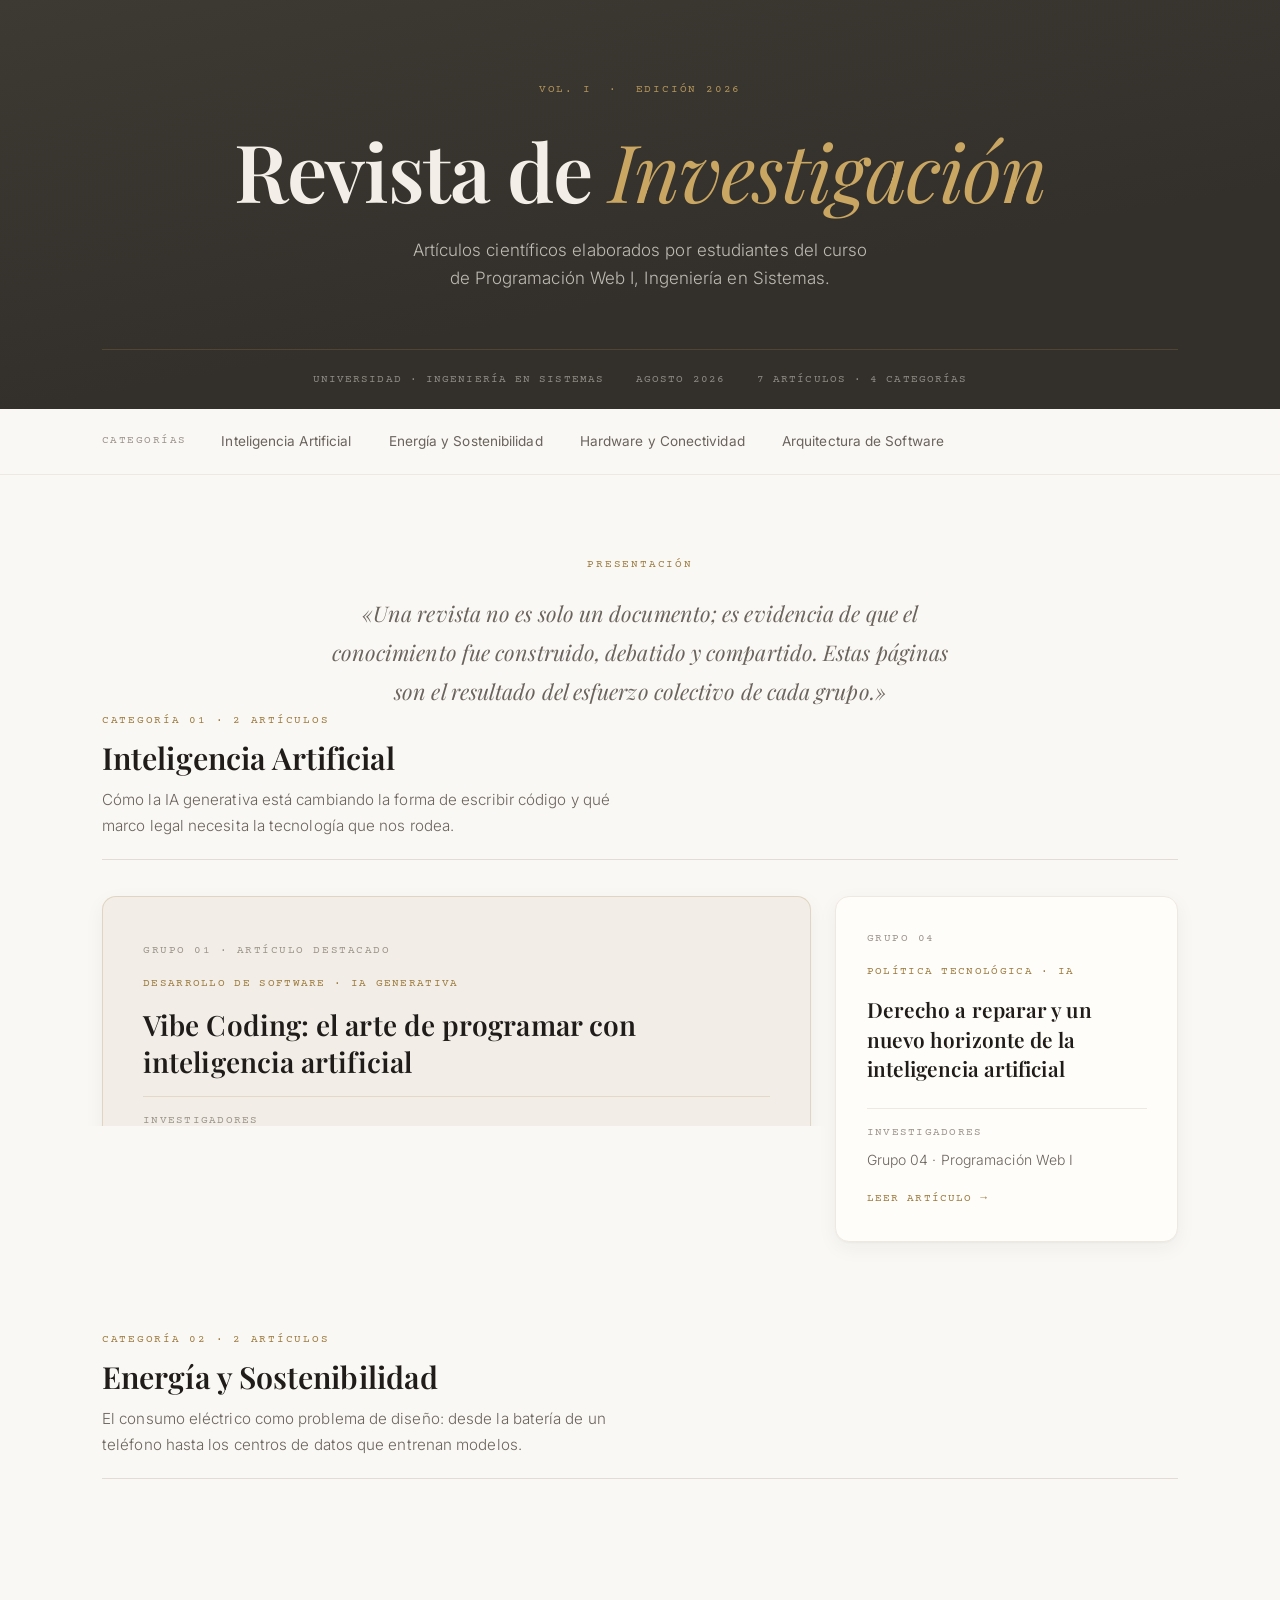
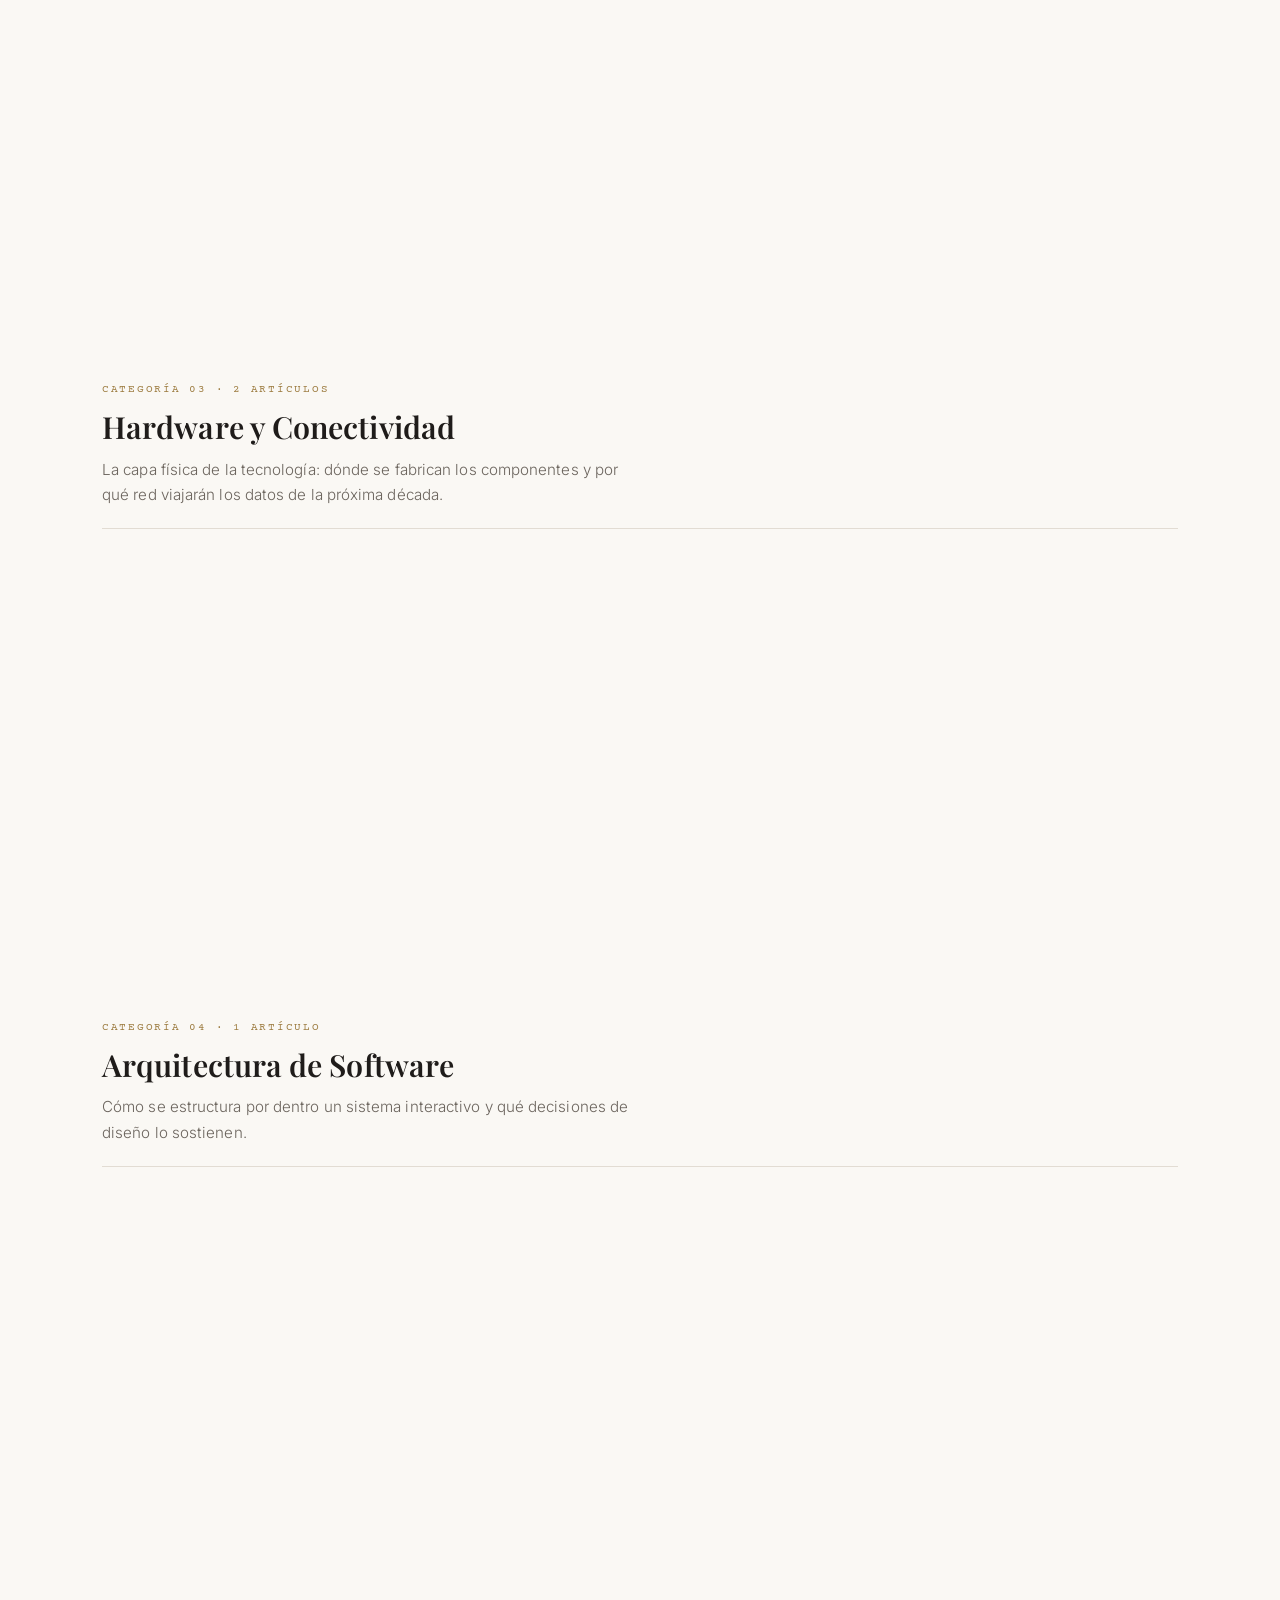
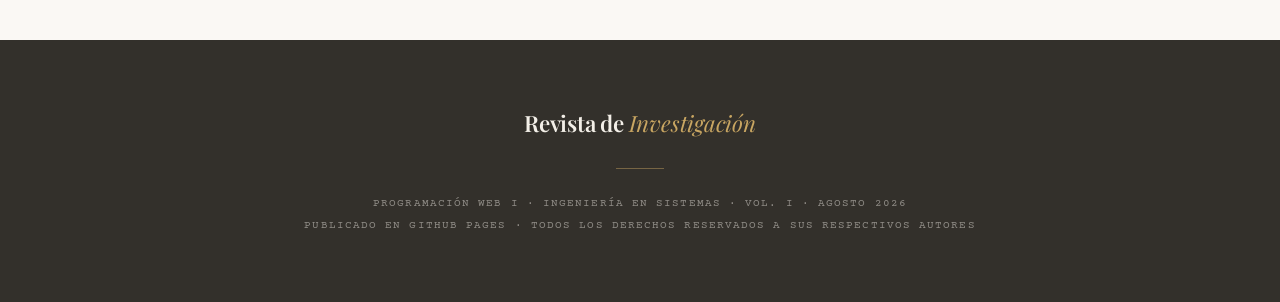
<file: grupos/index.html>
<!DOCTYPE html>
<html lang="es">
<head>
  <meta charset="UTF-8" />
  <meta name="viewport" content="width=device-width, initial-scale=1.0" />
  <title>Revista de Investigación — Programación Web I · 2026</title>
  <meta name="description" content="Edición especial de la Revista de Investigación del curso de Programación Web I, Ingeniería en Sistemas, 2026." />
  <meta name="color-scheme" content="light dark" />
  <meta name="theme-color" content="#FAF8F4" media="(prefers-color-scheme: light)" />
  <meta name="theme-color" content="#1A1917" media="(prefers-color-scheme: dark)" />
  <link rel="preconnect" href="https://fonts.googleapis.com" />
  <link rel="preconnect" href="https://fonts.gstatic.com" crossorigin />
  <link href="https://fonts.googleapis.com/css2?family=Playfair+Display:ital,wght@0,400;0,600;0,700;1,400&family=Inter:wght@300;400;500;600&family=Courier+Prime:ital@0;1&display=swap" rel="stylesheet" />
  <style>
    /* ── Paleta clara: papel cálido y tinta suave (sin negros puros) ─────── */
    :root {
      --ink:#2B2724;            /* tinta principal: marrón-grisáceo, no negro */
      --ink-strong:#1F1C1A;     /* titulares */
      --ink-soft:#6B645D;       /* texto secundario */
      --ink-muted:#9C948B;      /* metadatos */
      --paper:#FAF8F4;          /* fondo general */
      --paper-card:#FFFDFA;     /* fondo de tarjeta */
      --paper-deep:#F2EEE7;     /* zonas de descanso / destacado */
      --surface-dark:#33302B;   /* masthead y footer: carbón cálido */
      --surface-dark-2:#3D3933;
      --on-dark:#F3EFE8;
      --on-dark-soft:rgba(243,239,232,.72);
      --on-dark-muted:rgba(243,239,232,.48);
      --rule:#E2DCD3;           /* líneas: nunca negro */
      --rule-soft:#EDE8E0;
      --gold:#9C7B3F;           /* acento desaturado */
      --gold-light:#C9A662;
      --focus:#7C6A4A;
      --nav-bg:rgba(250,248,244,.88);
      --shadow:0 1px 2px rgba(43,39,36,.04), 0 6px 20px rgba(43,39,36,.05);
      --shadow-lift:0 2px 4px rgba(43,39,36,.05), 0 14px 34px rgba(43,39,36,.09);
      --radius:14px;
      --max-w:1140px;
      --f-display:'Playfair Display',Georgia,serif;
      --f-body:'Inter',system-ui,-apple-system,sans-serif;
      --f-mono:'Courier Prime','Courier New',monospace;
    }

    /* ── Paleta oscura automática: menos fatiga visual de noche ──────────── */
    @media (prefers-color-scheme: dark) {
      :root {
        --ink:#E4DFD7;
        --ink-strong:#F2EDE5;
        --ink-soft:#ABA49B;
        --ink-muted:#847D74;
        --paper:#1A1917;
        --paper-card:#232120;
        --paper-deep:#201E1C;
        --surface-dark:#232120;
        --surface-dark-2:#2B2927;
        --on-dark:#E4DFD7;
        --on-dark-soft:rgba(228,223,215,.72);
        --on-dark-muted:rgba(228,223,215,.45);
        --rule:#35322F;
        --rule-soft:#2C2A28;
        --gold:#C9A662;
        --gold-light:#D8BC85;
        --focus:#C9A662;
        --nav-bg:rgba(26,25,23,.88);
        --shadow:0 1px 2px rgba(0,0,0,.25), 0 6px 20px rgba(0,0,0,.22);
        --shadow-lift:0 2px 4px rgba(0,0,0,.3), 0 14px 34px rgba(0,0,0,.35);
      }
    }

    *,*::before,*::after{box-sizing:border-box;margin:0;padding:0}
    html{scroll-behavior:smooth;scroll-padding-top:5.5rem}
    body{
      background:var(--paper);color:var(--ink);
      font-family:var(--f-body);font-size:1.0625rem;font-weight:400;
      line-height:1.75;letter-spacing:.005em;
      -webkit-font-smoothing:antialiased;text-rendering:optimizeLegibility;
    }
    img{max-width:100%;display:block}
    a{color:inherit;text-decoration:none}
    :focus-visible{outline:2px solid var(--focus);outline-offset:3px;border-radius:6px}

    /* ── Masthead: degradado suave, sin trama ni sombras de texto ────────── */
    .masthead{
      background:linear-gradient(170deg,var(--surface-dark-2) 0%,var(--surface-dark) 65%);
      color:var(--on-dark);
    }
    .masthead__inner{max-width:var(--max-w);margin:0 auto;padding:5rem 2rem 0}
    .masthead__eyebrow{
      font-family:var(--f-mono);font-size:.7rem;letter-spacing:.16em;text-transform:uppercase;
      color:var(--gold-light);text-align:center;margin-bottom:1.75rem;opacity:.85;
    }
    .masthead__title{
      font-family:var(--f-display);font-size:clamp(2.6rem,6.5vw,5rem);
      font-weight:600;line-height:1.05;text-align:center;letter-spacing:-.015em;
      color:var(--on-dark);
    }
    .masthead__title em{font-style:italic;font-weight:400;color:var(--gold-light)}
    .masthead__subtitle{
      font-size:1.0625rem;font-weight:300;line-height:1.7;text-align:center;
      color:var(--on-dark-soft);max-width:46ch;margin:1.5rem auto 0;
    }
    .masthead__meta-bar{
      display:flex;flex-wrap:wrap;justify-content:center;gap:.5rem 2rem;
      padding:1.25rem 0;margin-top:3.5rem;
      border-top:1px solid rgba(201,166,98,.18);
      font-family:var(--f-mono);font-size:.68rem;letter-spacing:.1em;
      text-transform:uppercase;color:var(--on-dark-muted);
    }

    /* ── Navegación por categorías: pegajosa, para saltar entre secciones ── */
    .catnav{
      position:sticky;top:0;z-index:10;
      background:var(--nav-bg);backdrop-filter:blur(12px);-webkit-backdrop-filter:blur(12px);
      border-bottom:1px solid var(--rule-soft);
    }
    .catnav__inner{
      max-width:var(--max-w);margin:0 auto;padding:.85rem 2rem;
      display:flex;flex-wrap:wrap;align-items:center;gap:.5rem;
      overflow-x:auto;scrollbar-width:none;
    }
    .catnav__inner::-webkit-scrollbar{display:none}
    .catnav__label{
      font-family:var(--f-mono);font-size:.66rem;letter-spacing:.14em;
      text-transform:uppercase;color:var(--ink-muted);margin-right:.75rem;white-space:nowrap;
    }
    .catnav__link{
      font-size:.85rem;font-weight:400;color:var(--ink-soft);
      padding:.35rem .85rem;border-radius:999px;white-space:nowrap;
      border:1px solid transparent;
      transition:background .25s ease,color .25s ease,border-color .25s ease;
    }
    .catnav__link:hover,.catnav__link:focus-visible{
      background:var(--paper-deep);color:var(--ink-strong);border-color:var(--rule-soft);
    }

    /* ── Presentación (cita de apertura) ─────────────────────────────────── */
    .chapeau{max-width:62ch;margin:5rem auto 0;padding:0 2rem;text-align:center}
    .chapeau__label{
      display:block;font-family:var(--f-mono);font-size:.7rem;letter-spacing:.16em;
      text-transform:uppercase;color:var(--gold);margin-bottom:1.25rem;
    }
    .chapeau__text{
      font-family:var(--f-display);font-style:italic;font-weight:400;
      font-size:clamp(1.1rem,2.2vw,1.35rem);line-height:1.8;color:var(--ink-soft);
    }

    /* ── Categoría: encabezado con línea fina, no doble borde negro ──────── */
    .category{max-width:var(--max-w);margin:0 auto;padding:0 2rem}
    .category + .category{margin-top:5.5rem}
    .category:first-of-type{margin-top:5rem}
    .category__head{
      padding-bottom:1.25rem;margin-bottom:2.25rem;border-bottom:1px solid var(--rule);
    }
    .category__label{
      display:block;font-family:var(--f-mono);font-size:.68rem;letter-spacing:.16em;
      text-transform:uppercase;color:var(--gold);margin-bottom:.5rem;
    }
    .category__title{
      font-family:var(--f-display);font-size:clamp(1.5rem,3vw,1.9rem);
      font-weight:600;line-height:1.3;color:var(--ink-strong);
    }
    .category__desc{
      font-size:.95rem;font-weight:300;line-height:1.7;color:var(--ink-soft);
      max-width:60ch;margin-top:.6rem;
    }

    /* ── Rejilla de artículos: tarjetas separadas y redondeadas ──────────── */
    .articles-grid{
      display:grid;grid-template-columns:repeat(auto-fill,minmax(310px,1fr));gap:1.5rem;
    }
    .card{
      background:var(--paper-card);border:1px solid var(--rule-soft);
      border-radius:var(--radius);box-shadow:var(--shadow);
      padding:2rem 1.9rem;display:flex;flex-direction:column;gap:.9rem;
      transition:transform .35s cubic-bezier(.2,.7,.3,1),box-shadow .35s ease,border-color .35s ease;
    }
    .card:hover,.card:focus-visible{
      transform:translateY(-4px);box-shadow:var(--shadow-lift);border-color:var(--rule);
    }
    .card__number{
      font-family:var(--f-mono);font-size:.68rem;letter-spacing:.14em;
      text-transform:uppercase;color:var(--ink-muted);
    }
    .card__topic{
      font-family:var(--f-mono);font-size:.68rem;letter-spacing:.12em;
      text-transform:uppercase;color:var(--gold);
    }
    .card__title{
      font-family:var(--f-display);font-size:1.3rem;font-weight:600;
      line-height:1.4;color:var(--ink-strong);flex-grow:1;
    }
    .card__authors{
      font-size:.875rem;font-weight:300;line-height:1.65;color:var(--ink-soft);
      padding-top:1rem;border-top:1px solid var(--rule-soft);
    }
    .card__authors strong{
      display:block;font-family:var(--f-mono);font-size:.66rem;font-weight:400;
      letter-spacing:.12em;text-transform:uppercase;color:var(--ink-muted);
      margin-bottom:.35rem;
    }
    .card__cta{
      display:inline-flex;align-items:center;gap:.5rem;
      font-family:var(--f-mono);font-size:.7rem;letter-spacing:.1em;
      text-transform:uppercase;color:var(--gold);margin-top:.25rem;
    }
    .card__cta-arrow{transition:transform .3s cubic-bezier(.2,.7,.3,1)}
    .card:hover .card__cta-arrow,.card:focus-visible .card__cta-arrow{transform:translateX(5px)}

    /* Destacado: tono cálido, no un bloque negro de alto contraste */
    .card--featured{
      grid-column:span 2;background:var(--paper-deep);
      border-color:rgba(156,123,63,.22);padding:2.75rem 2.5rem;
    }
    .card--featured .card__title{font-size:1.75rem;line-height:1.32}
    .card--featured .card__authors{border-top-color:rgba(156,123,63,.18)}

    /* ── Footer ───────────────────────────────────────────────────────────── */
    .footer{
      background:var(--surface-dark);color:var(--on-dark-soft);
      margin-top:7rem;padding:4rem 2rem;text-align:center;
    }
    .footer__logo{
      font-family:var(--f-display);font-size:1.4rem;font-weight:600;
      color:var(--on-dark);letter-spacing:-.01em;
    }
    .footer__logo em{color:var(--gold-light);font-style:italic;font-weight:400}
    .footer__rule{width:48px;height:1px;background:rgba(201,166,98,.45);margin:1.5rem auto}
    .footer__meta{
      font-family:var(--f-mono);font-size:.68rem;letter-spacing:.1em;
      text-transform:uppercase;line-height:2.1;color:var(--on-dark-muted);
    }

    /* ── Responsive ───────────────────────────────────────────────────────── */
    @media (max-width:820px){
      .card--featured{grid-column:span 1;padding:2rem 1.9rem}
      .card--featured .card__title{font-size:1.45rem}
    }
    @media (max-width:640px){
      .masthead__inner{padding:3.5rem 1.5rem 0}
      .masthead__meta-bar{flex-direction:column;gap:.4rem;margin-top:2.5rem}
      .catnav__inner{padding:.75rem 1.5rem;flex-wrap:nowrap}
      .catnav__label{display:none}
      .category,.chapeau{padding-left:1.5rem;padding-right:1.5rem}
      .category:first-of-type{margin-top:3.5rem}
      .category + .category{margin-top:4rem}
      .chapeau{margin-top:3.5rem}
    }

    /* ── Movimiento: entrada corta y desactivable ─────────────────────────── */
    @keyframes fadeUp{from{opacity:0;transform:translateY(10px)}to{opacity:1;transform:none}}
    .card{animation:fadeUp .45s ease both}
    .card:nth-child(1){animation-delay:.04s}
    .card:nth-child(2){animation-delay:.1s}
    .card:nth-child(3){animation-delay:.16s}
    @media (prefers-reduced-motion:reduce){
      html{scroll-behavior:auto}
      *,*::before,*::after{animation:none !important;transition:none !important}
    }
  </style>
</head>
<body>
  <header class="masthead">
    <div class="masthead__inner">
      <p class="masthead__eyebrow">Vol. I &nbsp;·&nbsp; Edición 2026</p>
      <h1 class="masthead__title">Revista de <em>Investigación</em></h1>
      <p class="masthead__subtitle">Artículos científicos elaborados por estudiantes del curso de Programación Web I, Ingeniería en Sistemas.</p>
      <div class="masthead__meta-bar">
        <span>Universidad · Ingeniería en Sistemas</span>
        <span>Agosto 2026</span>
        <span>7 artículos · 4 categorías</span>
      </div>
    </div>
  </header>

  <nav class="catnav" aria-label="Categorías de la edición">
    <div class="catnav__inner">
      <span class="catnav__label">Categorías</span>
      <a class="catnav__link" href="#inteligencia-artificial">Inteligencia Artificial</a>
      <a class="catnav__link" href="#energia-sostenibilidad">Energía y Sostenibilidad</a>
      <a class="catnav__link" href="#hardware-conectividad">Hardware y Conectividad</a>
      <a class="catnav__link" href="#arquitectura-software">Arquitectura de Software</a>
    </div>
  </nav>

  <section class="chapeau">
    <span class="chapeau__label">Presentación</span>
    <p class="chapeau__text">«Una revista no es solo un documento; es evidencia de que el conocimiento fue construido, debatido y compartido. Estas páginas son el resultado del esfuerzo colectivo de cada grupo.»</p>
  </section>

  <!-- ── Categoría 1 ─────────────────────────────────────────────────────── -->
  <section class="category" id="inteligencia-artificial" aria-labelledby="cat-ia-title">
    <div class="category__head">
      <span class="category__label">Categoría 01 · 2 artículos</span>
      <h2 class="category__title" id="cat-ia-title">Inteligencia Artificial</h2>
      <p class="category__desc">Cómo la IA generativa está cambiando la forma de escribir código y qué marco legal necesita la tecnología que nos rodea.</p>
    </div>
    <div class="articles-grid">
      <a href="grupo-01-vibe-coding/index.html" class="card card--featured" id="grupo-01">
        <span class="card__number">Grupo 01 · Artículo destacado</span>
        <span class="card__topic">Desarrollo de Software · IA Generativa</span>
        <h3 class="card__title">Vibe Coding: el arte de programar con inteligencia artificial</h3>
        <div class="card__authors"><strong>Investigadores</strong>Grupo 01 · Programación Web I</div>
        <span class="card__cta">Leer artículo <span class="card__cta-arrow" aria-hidden="true">→</span></span>
      </a>
      <a href="grupo-04-derecho-a-reparar-e-ia/index.html" class="card" id="grupo-04">
        <span class="card__number">Grupo 04</span>
        <span class="card__topic">Política Tecnológica · IA</span>
        <h3 class="card__title">Derecho a reparar y un nuevo horizonte de la inteligencia artificial</h3>
        <div class="card__authors"><strong>Investigadores</strong>Grupo 04 · Programación Web I</div>
        <span class="card__cta">Leer artículo <span class="card__cta-arrow" aria-hidden="true">→</span></span>
      </a>
    </div>
  </section>

  <!-- ── Categoría 2 ─────────────────────────────────────────────────────── -->
  <section class="category" id="energia-sostenibilidad" aria-labelledby="cat-energia-title">
    <div class="category__head">
      <span class="category__label">Categoría 02 · 2 artículos</span>
      <h2 class="category__title" id="cat-energia-title">Energía y Sostenibilidad</h2>
      <p class="category__desc">El consumo eléctrico como problema de diseño: desde la batería de un teléfono hasta los centros de datos que entrenan modelos.</p>
    </div>
    <div class="articles-grid">
      <a href="grupo-03-smartphone-luz-solar/index.html" class="card" id="grupo-03">
        <span class="card__number">Grupo 03</span>
        <span class="card__topic">Energía · Dispositivos Móviles</span>
        <h3 class="card__title">Los smartphones con baterías solares: la disminución del consumo eléctrico</h3>
        <div class="card__authors"><strong>Investigadores</strong>Grupo 03 · Programación Web I</div>
        <span class="card__cta">Leer artículo <span class="card__cta-arrow" aria-hidden="true">→</span></span>
      </a>
      <a href="grupo-08-reduccion-energia/index.html" class="card" id="grupo-08">
        <span class="card__number">Grupo 08</span>
        <span class="card__topic">Sostenibilidad · Inteligencia Artificial</span>
        <h3 class="card__title">El costo eléctrico de pensar en silicio: cómo la IA intenta frenar su apetito energético</h3>
        <div class="card__authors"><strong>Investigadores</strong>Jorge Velásquez · Randy Torres · Robert Rodríguez · Nicole Ramos</div>
        <span class="card__cta">Leer artículo <span class="card__cta-arrow" aria-hidden="true">→</span></span>
      </a>
    </div>
  </section>

  <!-- ── Categoría 3 ─────────────────────────────────────────────────────── -->
  <section class="category" id="hardware-conectividad" aria-labelledby="cat-hardware-title">
    <div class="category__head">
      <span class="category__label">Categoría 03 · 2 artículos</span>
      <h2 class="category__title" id="cat-hardware-title">Hardware y Conectividad</h2>
      <p class="category__desc">La capa física de la tecnología: dónde se fabrican los componentes y por qué red viajarán los datos de la próxima década.</p>
    </div>
    <div class="articles-grid">
      <a href="grupo-02-microcomponentes/index.html" class="card" id="grupo-02">
        <span class="card__number">Grupo 02</span>
        <span class="card__topic">Hardware · Semiconductores</span>
        <h3 class="card__title">Guatemala como lugar estratégico para la industria de los microcomponentes</h3>
        <div class="card__authors"><strong>Investigadores</strong>Fulvio Jiménez · Daniel Cobos · Edgar Domingo</div>
        <span class="card__cta">Leer artículo <span class="card__cta-arrow" aria-hidden="true">→</span></span>
      </a>
      <a href="grupo-05-redes-6g/index.html" class="card" id="grupo-05">
        <span class="card__number">Grupo 05</span>
        <span class="card__topic">Telecomunicaciones · Futuro</span>
        <h3 class="card__title">Redes 6G: la próxima generación de las comunicaciones inalámbricas</h3>
        <div class="card__authors"><strong>Investigadores</strong>Juan Chopen · Elmer Ajtun · Shirley Müller</div>
        <span class="card__cta">Leer artículo <span class="card__cta-arrow" aria-hidden="true">→</span></span>
      </a>
    </div>
  </section>

  <!-- ── Categoría 4 ─────────────────────────────────────────────────────── -->
  <section class="category" id="arquitectura-software" aria-labelledby="cat-arq-title">
    <div class="category__head">
      <span class="category__label">Categoría 04 · 1 artículo</span>
      <h2 class="category__title" id="cat-arq-title">Arquitectura de Software</h2>
      <p class="category__desc">Cómo se estructura por dentro un sistema interactivo y qué decisiones de diseño lo sostienen.</p>
    </div>
    <div class="articles-grid">
      <a href="grupo-07-arquitectura-videojuegos-2d/index.html" class="card" id="grupo-07">
        <span class="card__number">Grupo 07</span>
        <span class="card__topic">Videojuegos · Arquitectura de Software</span>
        <h3 class="card__title">La arquitectura detrás de los videojuegos 2D</h3>
        <div class="card__authors"><strong>Investigadores</strong>Grupo 07 · Programación Web I</div>
        <span class="card__cta">Leer artículo <span class="card__cta-arrow" aria-hidden="true">→</span></span>
      </a>
    </div>
  </section>

  <footer class="footer">
    <div class="footer__logo">Revista de <em>Investigación</em></div>
    <div class="footer__rule"></div>
    <p class="footer__meta">Programación Web I · Ingeniería en Sistemas · Vol. I · Agosto 2026<br>Publicado en GitHub Pages · Todos los derechos reservados a sus respectivos autores</p>
  </footer>
</body>
</html>
</file>
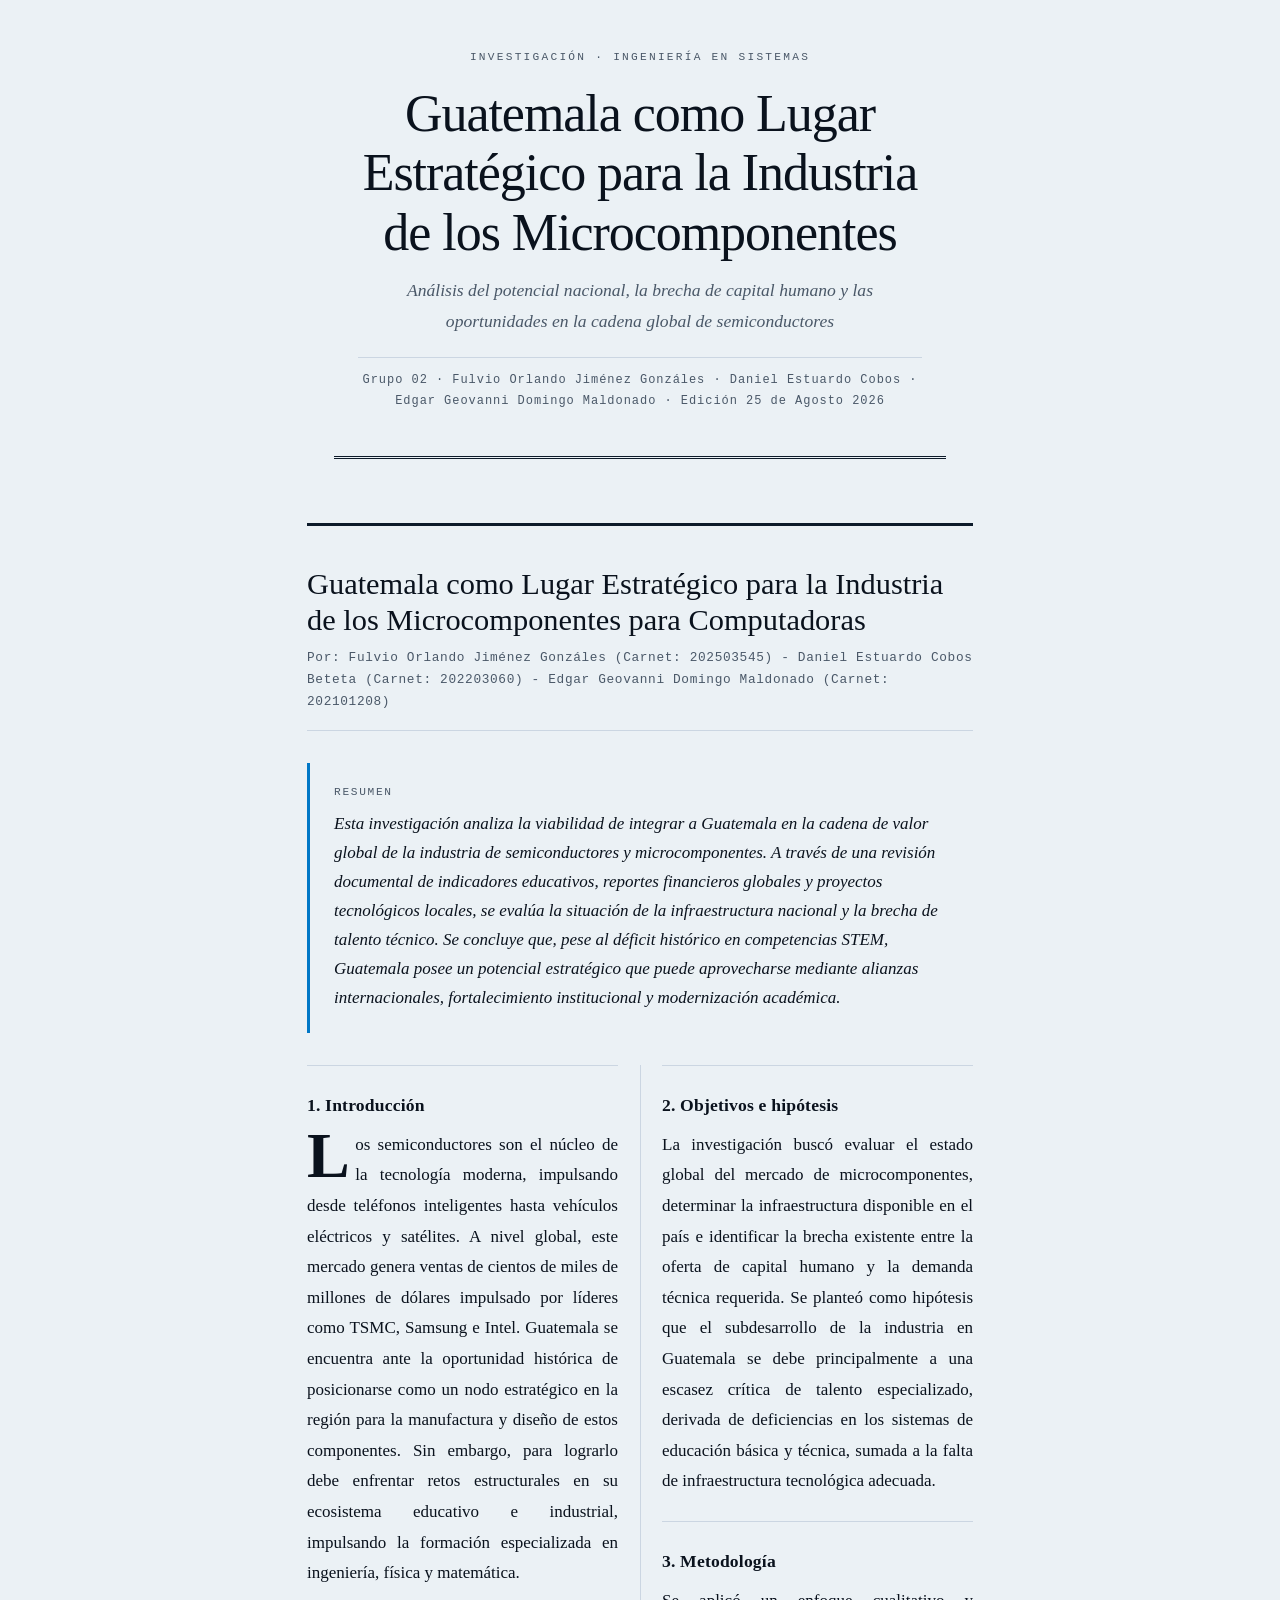
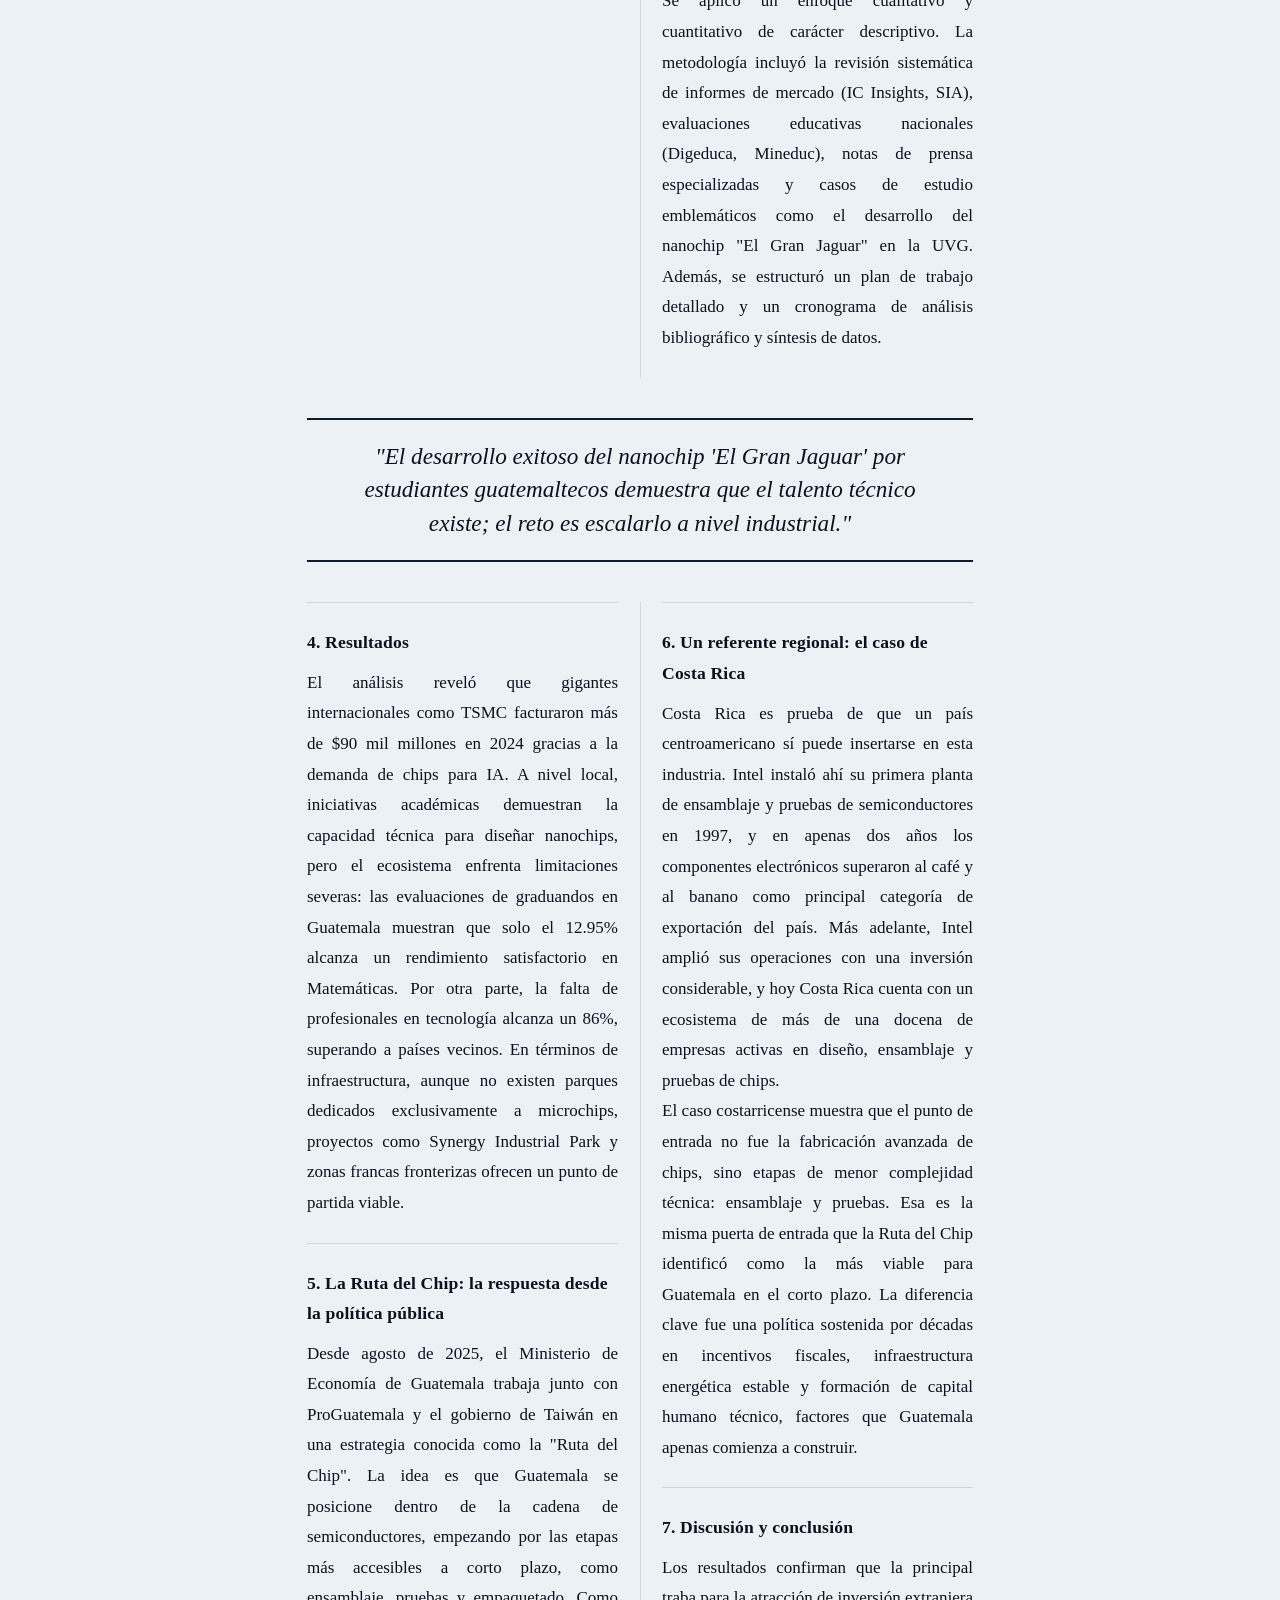
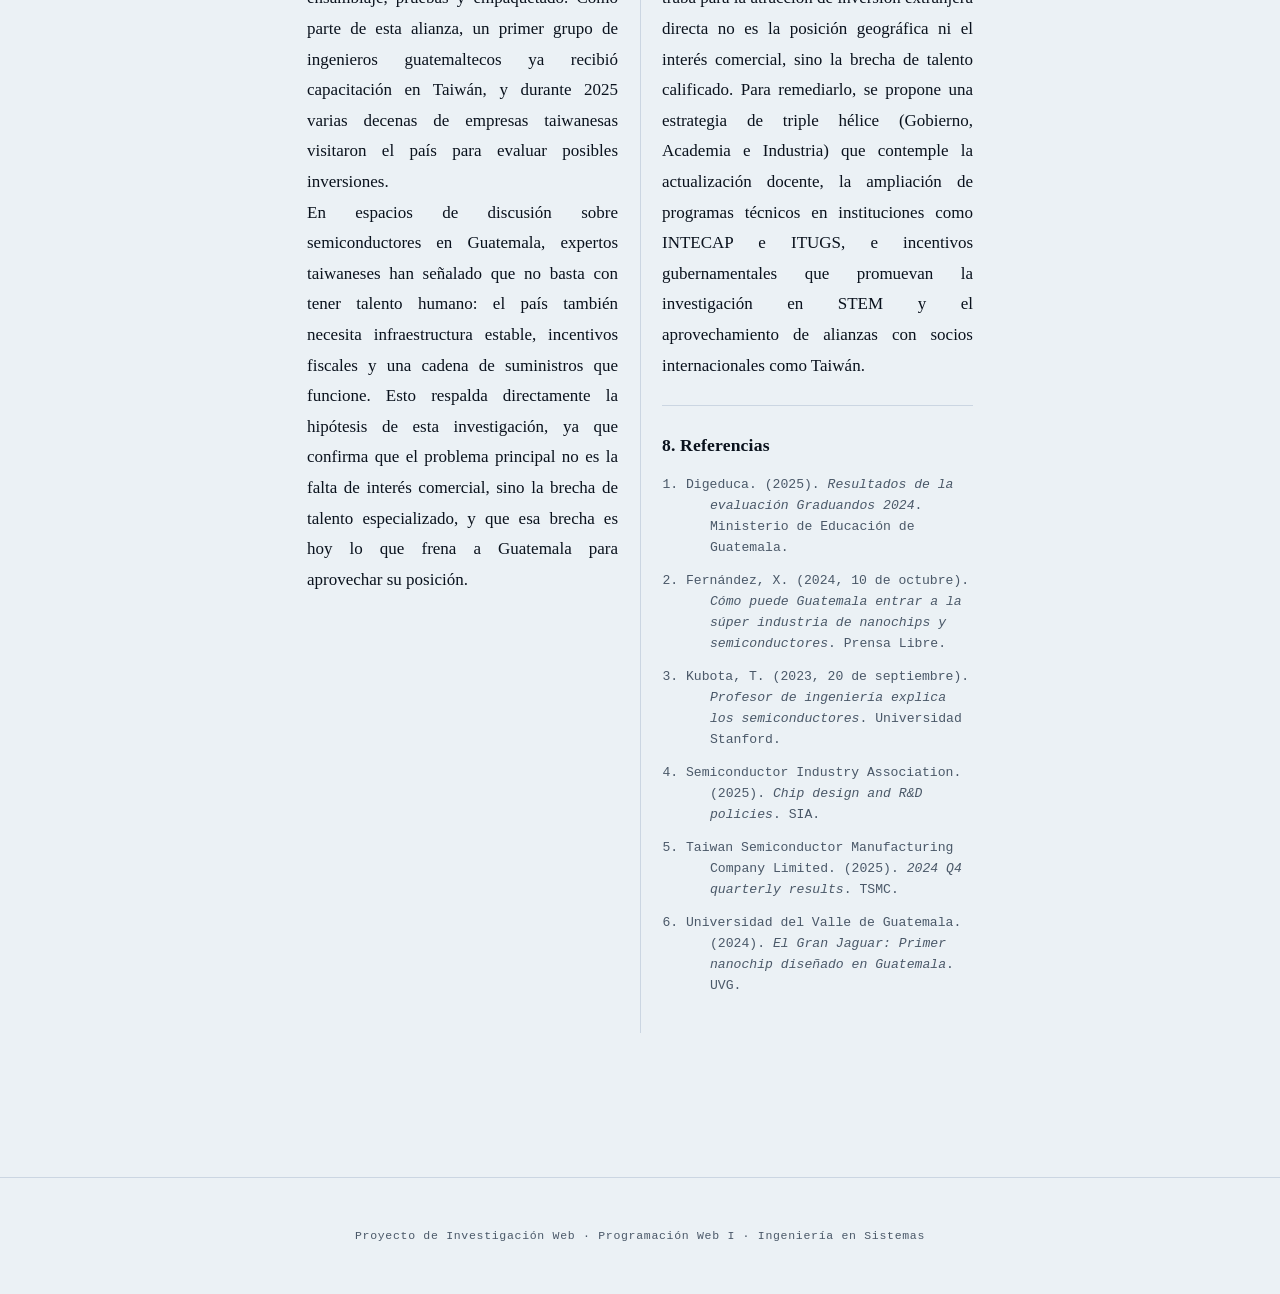
<file: grupos/grupo-02-microcomponentes/index.html>
<!DOCTYPE html>
<html lang="es">
<head>
  <meta charset="UTF-8">
  <meta name="viewport" content="width=device-width, initial-scale=1.0">
  <title>Guatemala y la Industria de Microcomponentes — Revista de Investigación</title>
  <link rel="stylesheet" href="css/estilos.css">
</head>
<body>

  <!-- ============================================================
       ENCABEZADO — igual que en el formato entrevista
       ============================================================ -->
  <header class="revista__header">
    <span class="revista__eyebrow">Investigación · Ingeniería en Sistemas</span>
    <h1 class="revista__titulo">Guatemala como Lugar Estratégico para la Industria de los Microcomponentes</h1>
    <p class="revista__subtitulo">Análisis del potencial nacional, la brecha de capital humano y las oportunidades en la cadena global de semiconductores</p>
    <p class="revista__meta">
      Grupo 02 · Fulvio Orlando Jiménez Gonzáles · Daniel Estuardo Cobos · Edgar Geovanni Domingo Maldonado · Edición 25 de Agosto 2026
    </p>
  </header>

  <main>

    <!-- ============================================================
         UN SOLO <article class="articulo"> por grupo
         ============================================================ -->
    <article class="articulo">

      <h2 class="articulo__titulo">Guatemala como Lugar Estratégico para la Industria de los Microcomponentes para Computadoras</h2>
      <p class="articulo__autores">
        Por: Fulvio Orlando Jiménez Gonzáles (Carnet: 202503545) - Daniel Estuardo Cobos Beteta (Carnet: 202203060) - Edgar Geovanni Domingo Maldonado (Carnet: 202101208)
      </p>

      <!-- Resumen / Abstract -->
      <div class="articulo__resumen">
        <span class="articulo__resumen-titulo">Resumen</span>
        <p>
          Esta investigación analiza la viabilidad de integrar a Guatemala en la cadena de valor global de la industria de semiconductores y microcomponentes. A través de una revisión documental de indicadores educativos, reportes financieros globales y proyectos tecnológicos locales, se evalúa la situación de la infraestructura nacional y la brecha de talento técnico. Se concluye que, pese al déficit histórico en competencias STEM, Guatemala posee un potencial estratégico que puede aprovecharse mediante alianzas internacionales, fortalecimiento institucional y modernización académica.
        </p>
      </div>

      <!-- El contenedor .articulo__cuerpo activa columnas tipo revista
           en pantallas grandes y el drop cap automático. No lo quiten. -->
      <div class="articulo__cuerpo">

        <!-- 1. Introducción -->
        <section class="seccion">
          <h3 class="seccion__titulo">1. Introducción</h3>
          <p class="seccion__texto">
            Los semiconductores son el núcleo de la tecnología moderna, impulsando desde teléfonos inteligentes hasta vehículos eléctricos y satélites. A nivel global, este mercado genera ventas de cientos de miles de millones de dólares impulsado por líderes como TSMC, Samsung e Intel. Guatemala se encuentra ante la oportunidad histórica de posicionarse como un nodo estratégico en la región para la manufactura y diseño de estos componentes. Sin embargo, para lograrlo debe enfrentar retos estructurales en su ecosistema educativo e industrial, impulsando la formación especializada en ingeniería, física y matemática.
          </p>
        </section>

        <!-- 2. Objetivos e hipótesis -->
        <section class="seccion">
          <h3 class="seccion__titulo">2. Objetivos e hipótesis</h3>
          <p class="seccion__texto">
            La investigación buscó evaluar el estado global del mercado de microcomponentes, determinar la infraestructura disponible en el país e identificar la brecha existente entre la oferta de capital humano y la demanda técnica requerida. Se planteó como hipótesis que el subdesarrollo de la industria en Guatemala se debe principalmente a una escasez crítica de talento especializado, derivada de deficiencias en los sistemas de educación básica y técnica, sumada a la falta de infraestructura tecnológica adecuada.
          </p>
        </section>

        <!-- 3. Metodología -->
        <section class="seccion">
          <h3 class="seccion__titulo">3. Metodología</h3>
          <p class="seccion__texto">
            Se aplicó un enfoque cualitativo y cuantitativo de carácter descriptivo. La metodología incluyó la revisión sistemática de informes de mercado (IC Insights, SIA), evaluaciones educativas nacionales (Digeduca, Mineduc), notas de prensa especializadas y casos de estudio emblemáticos como el desarrollo del nanochip "El Gran Jaguar" en la UVG. Además, se estructuró un plan de trabajo detallado y un cronograma de análisis bibliográfico y síntesis de datos.
          </p>
        </section>

        <!-- Cita destacada opcional: rompe las dos columnas automáticamente -->
        <blockquote class="destacado">
          "El desarrollo exitoso del nanochip 'El Gran Jaguar' por estudiantes guatemaltecos demuestra que el talento técnico existe; el reto es escalarlo a nivel industrial."
        </blockquote>

        <!-- 4. Resultados -->
        <section class="seccion">
          <h3 class="seccion__titulo">4. Resultados</h3>
          <p class="seccion__texto">
            El análisis reveló que gigantes internacionales como TSMC facturaron más de $90 mil millones en 2024 gracias a la demanda de chips para IA. A nivel local, iniciativas académicas demuestran la capacidad técnica para diseñar nanochips, pero el ecosistema enfrenta limitaciones severas: las evaluaciones de graduandos en Guatemala muestran que solo el 12.95% alcanza un rendimiento satisfactorio en Matemáticas. Por otra parte, la falta de profesionales en tecnología alcanza un 86%, superando a países vecinos. En términos de infraestructura, aunque no existen parques dedicados exclusivamente a microchips, proyectos como Synergy Industrial Park y zonas francas fronterizas ofrecen un punto de partida viable.
          </p>
        </section>

        <!-- 5. La Ruta del Chip: la respuesta desde la política pública -->
        <section class="seccion">
          <h3 class="seccion__titulo">5. La Ruta del Chip: la respuesta desde la política pública</h3>
          <p class="seccion__texto">
            Desde agosto de 2025, el Ministerio de Economía de Guatemala trabaja junto con ProGuatemala y el gobierno de Taiwán en una estrategia conocida como la "Ruta del Chip". La idea es que Guatemala se posicione dentro de la cadena de semiconductores, empezando por las etapas más accesibles a corto plazo, como ensamblaje, pruebas y empaquetado. Como parte de esta alianza, un primer grupo de ingenieros guatemaltecos ya recibió capacitación en Taiwán, y durante 2025 varias decenas de empresas taiwanesas visitaron el país para evaluar posibles inversiones.
          </p>
          <p class="seccion__texto">
            En espacios de discusión sobre semiconductores en Guatemala, expertos taiwaneses han señalado que no basta con tener talento humano: el país también necesita infraestructura estable, incentivos fiscales y una cadena de suministros que funcione. Esto respalda directamente la hipótesis de esta investigación, ya que confirma que el problema principal no es la falta de interés comercial, sino la brecha de talento especializado, y que esa brecha es hoy lo que frena a Guatemala para aprovechar su posición.
          </p>
        </section>

        <!-- 6. Un referente regional: el caso de Costa Rica -->
        <section class="seccion">
          <h3 class="seccion__titulo">6. Un referente regional: el caso de Costa Rica</h3>
          <p class="seccion__texto">
            Costa Rica es prueba de que un país centroamericano sí puede insertarse en esta industria. Intel instaló ahí su primera planta de ensamblaje y pruebas de semiconductores en 1997, y en apenas dos años los componentes electrónicos superaron al café y al banano como principal categoría de exportación del país. Más adelante, Intel amplió sus operaciones con una inversión considerable, y hoy Costa Rica cuenta con un ecosistema de más de una docena de empresas activas en diseño, ensamblaje y pruebas de chips.
          </p>
          <p class="seccion__texto">
            El caso costarricense muestra que el punto de entrada no fue la fabricación avanzada de chips, sino etapas de menor complejidad técnica: ensamblaje y pruebas. Esa es la misma puerta de entrada que la Ruta del Chip identificó como la más viable para Guatemala en el corto plazo. La diferencia clave fue una política sostenida por décadas en incentivos fiscales, infraestructura energética estable y formación de capital humano técnico, factores que Guatemala apenas comienza a construir.
          </p>
        </section>

        <!-- 7. Discusión y conclusión -->
        <section class="seccion">
          <h3 class="seccion__titulo">7. Discusión y conclusión</h3>
          <p class="seccion__texto">
            Los resultados confirman que la principal traba para la atracción de inversión extranjera directa no es la posición geográfica ni el interés comercial, sino la brecha de talento calificado. Para remediarlo, se propone una estrategia de triple hélice (Gobierno, Academia e Industria) que contemple la actualización docente, la ampliación de programas técnicos en instituciones como INTECAP e ITUGS, e incentivos gubernamentales que promuevan la investigación en STEM y el aprovechamiento de alianzas con socios internacionales como Taiwán.
          </p>
        </section>

        <!-- 8. Referencias -->
        <section class="seccion">
          <h3 class="seccion__titulo">8. Referencias</h3>
          <ol class="referencias">
            <li>Digeduca. (2025). <em>Resultados de la evaluación Graduandos 2024</em>. Ministerio de Educación de Guatemala.</li>
            <li>Fernández, X. (2024, 10 de octubre). <em>Cómo puede Guatemala entrar a la súper industria de nanochips y semiconductores</em>. Prensa Libre.</li>
            <li>Kubota, T. (2023, 20 de septiembre). <em>Profesor de ingeniería explica los semiconductores</em>. Universidad Stanford.</li>
            <li>Semiconductor Industry Association. (2025). <em>Chip design and R&D policies</em>. SIA.</li>
            <li>Taiwan Semiconductor Manufacturing Company Limited. (2025). <em>2024 Q4 quarterly results</em>. TSMC.</li>
            <li>Universidad del Valle de Guatemala. (2024). <em>El Gran Jaguar: Primer nanochip diseñado en Guatemala</em>. UVG.</li>
          </ol>
        </section>

      </div>

    </article>

  </main>

  <footer>
    Proyecto de Investigación Web · Programación Web I · Ingeniería en Sistemas
  </footer>

</body>
</html>
</file>
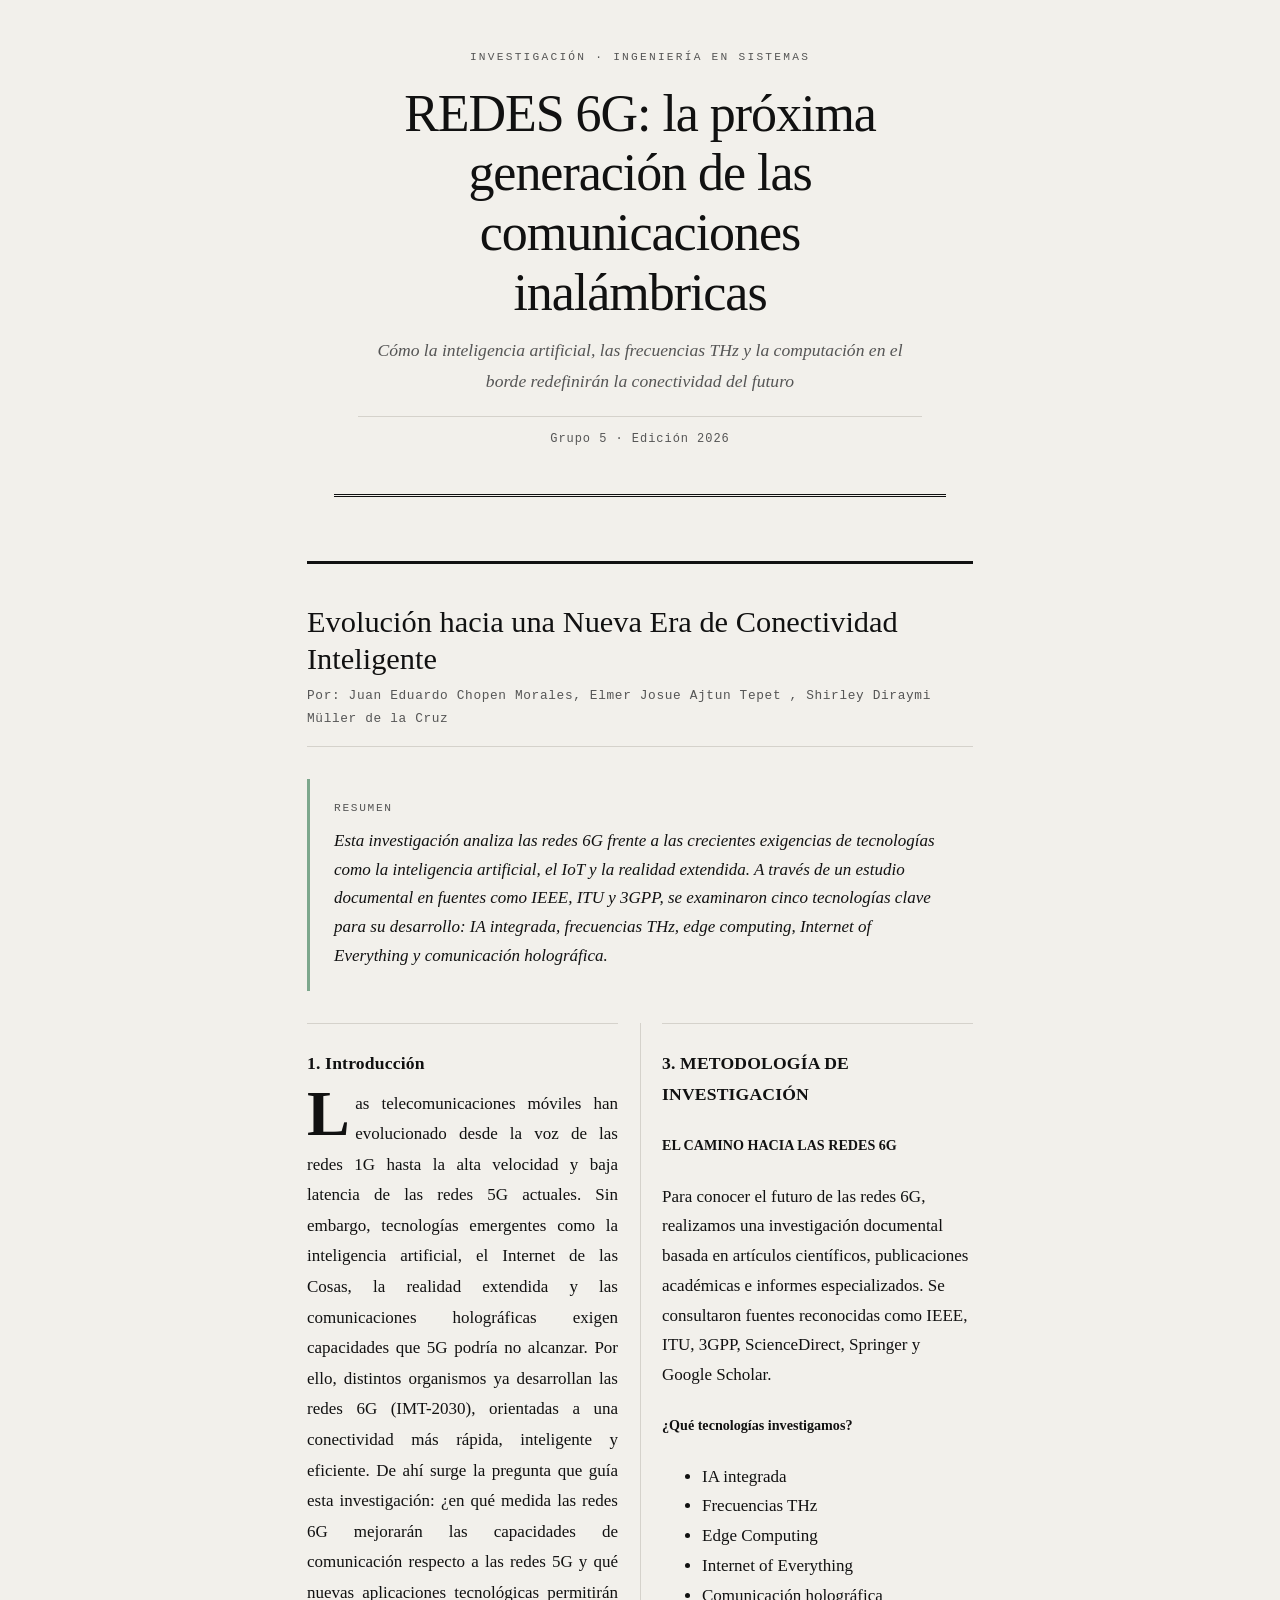
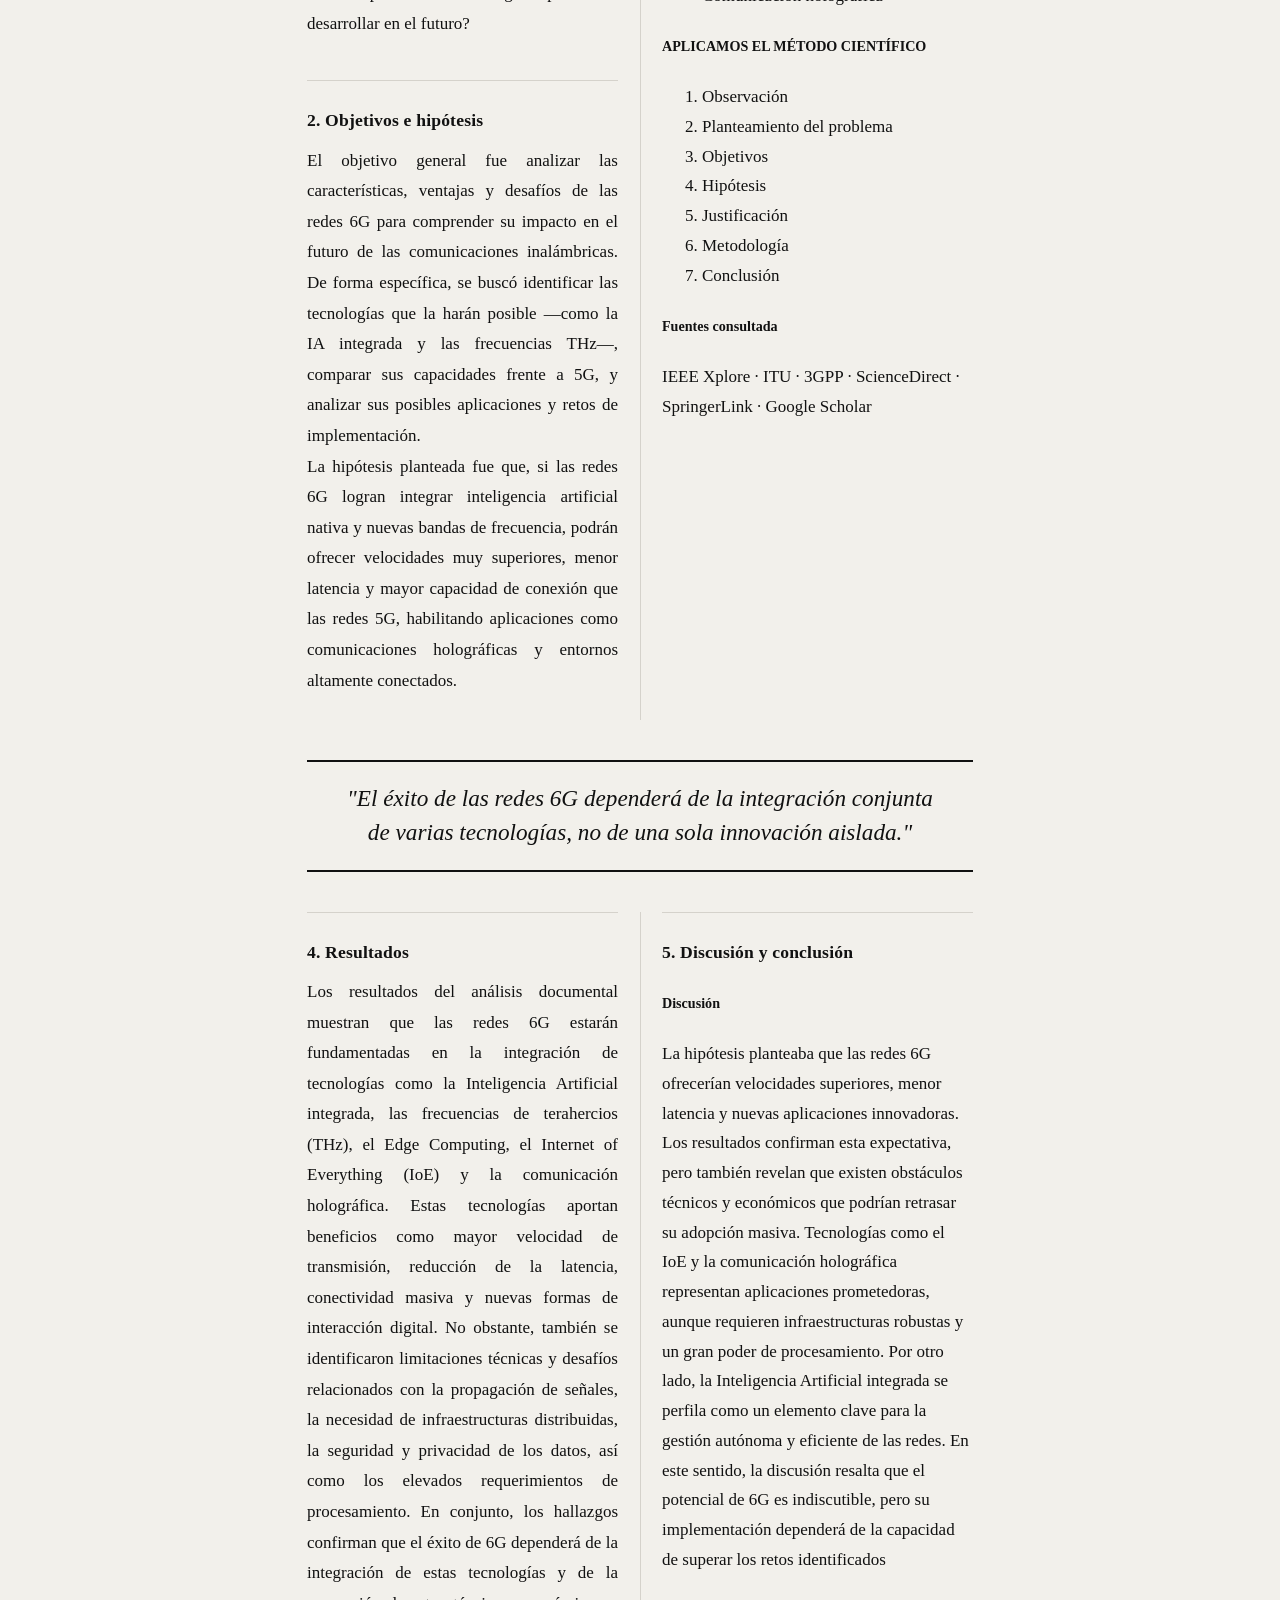
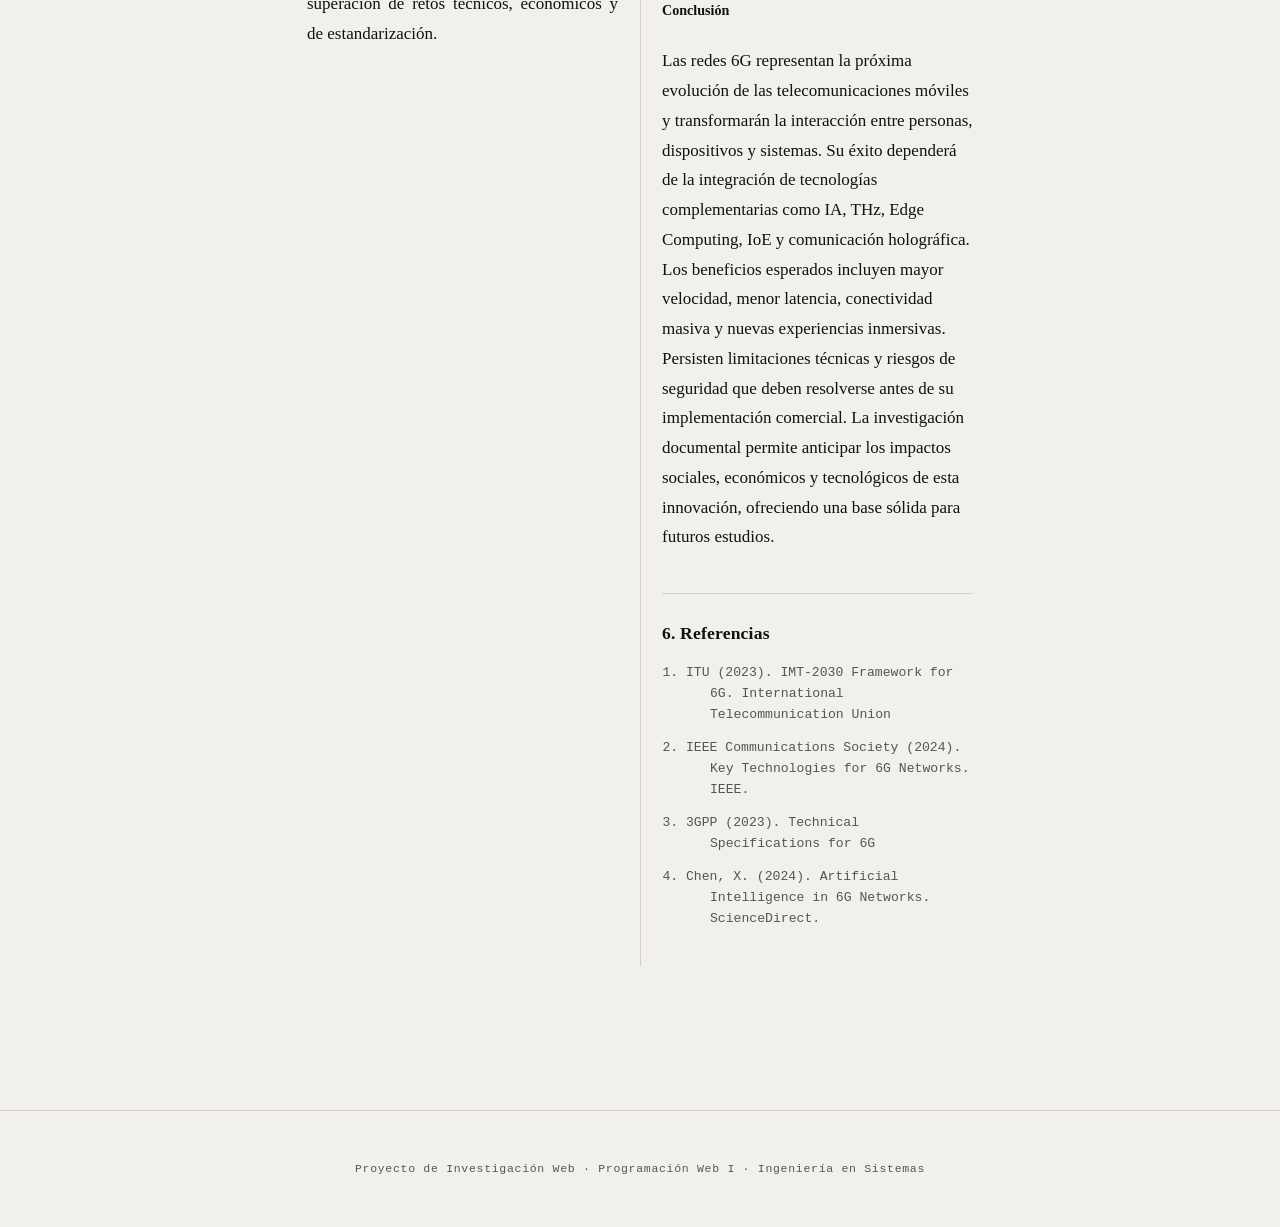
<file: grupos/grupo-05-redes-6g/index.html>
<!DOCTYPE html>
<html lang="es">
<head>
  <meta charset="UTF-8">
  <meta name="viewport" content="width=device-width, initial-scale=1.0">
  <title>REDES 6G — Revista de Investigación</title>
  <link rel="stylesheet" href="css/estilos.css">
</head>
<body>

  <!-- ============================================================
       ENCABEZADO — igual que en el formato entrevista
       ============================================================ -->
  <header class="revista__header">
    <span class="revista__eyebrow">Investigación · Ingeniería en Sistemas</span>
    <h1 class="revista__titulo">REDES 6G: la próxima generación de las comunicaciones inalámbricas</h1>
    <p class="revista__subtitulo">Cómo la inteligencia artificial, las frecuencias THz y la computación en el borde redefinirán la conectividad del futuro</p>
    <p class="revista__meta">
      Grupo 5 · Edición 2026
    </p>
  </header>

  <main>

    <!-- ============================================================
         UN SOLO <article class="articulo"> por grupo (a diferencia del
         formato entrevista, aquí todos los integrantes firman un
         mismo artículo, como autores).
         ============================================================ -->
    <article class="articulo">

      <h2 class="articulo__titulo">Evolución hacia una Nueva Era de Conectividad Inteligente</h2>
      <p class="articulo__autores">
        Por: Juan Eduardo Chopen Morales, Elmer Josue Ajtun Tepet , Shirley Diraymi Müller de la Cruz
      </p>

      <!-- Resumen / Abstract -->
      <div class="articulo__resumen">
        <span class="articulo__resumen-titulo">Resumen</span>
        <p>
          Esta investigación analiza las redes 6G frente a las crecientes exigencias de
          tecnologías como la inteligencia artificial, el IoT y la realidad extendida. A través de
          un estudio documental en fuentes como IEEE, ITU y 3GPP, se examinaron cinco tecnologías
          clave para su desarrollo: IA integrada, frecuencias THz, edge computing, Internet of
          Everything y comunicación holográfica.
        </p>
      </div>

              <!-- ============================================================
                PRIMERA PARTE DE LA INVESTIGACION: JUAN CHOPEN
              ============================================================ -->
      <div class="articulo__cuerpo">

        <!-- 1. Introducción -->
        <section class="seccion">
          <h3 class="seccion__titulo">1. Introducción</h3>
          <p class="seccion__texto">
            Las telecomunicaciones móviles han evolucionado desde la voz de las redes 1G hasta la
            alta velocidad y baja latencia de las redes 5G actuales. Sin embargo, tecnologías
            emergentes como la inteligencia artificial, el Internet de las Cosas, la realidad
            extendida y las comunicaciones holográficas exigen capacidades que 5G podría no
            alcanzar. Por ello, distintos organismos ya desarrollan las redes 6G (IMT-2030),
            orientadas a una conectividad más rápida, inteligente y eficiente.
            De ahí surge la pregunta que guía esta investigación: ¿en qué medida las redes 6G
            mejorarán las capacidades de comunicación respecto a las redes 5G y qué nuevas
            aplicaciones tecnológicas permitirán desarrollar en el futuro?
          </p>

        
          </p>
        </section>

        <!-- 2. Objetivos e hipótesis -->
        <section class="seccion">
          <h3 class="seccion__titulo">2. Objetivos e hipótesis</h3>
          <p class="seccion__texto">
            El objetivo general fue analizar las características, ventajas y desafíos de las
            redes 6G para comprender su impacto en el futuro de las comunicaciones inalámbricas.
            De forma específica, se buscó identificar las tecnologías que la harán posible —como
            la IA integrada y las frecuencias THz—, comparar sus capacidades frente a 5G, y
            analizar sus posibles aplicaciones y retos de implementación.
          </p>
          <p class="seccion__texto">
            La hipótesis planteada fue que, si las redes 6G logran integrar inteligencia
            artificial nativa y nuevas bandas de frecuencia, podrán ofrecer velocidades muy
            superiores, menor latencia y mayor capacidad de conexión que las redes 5G, habilitando
            aplicaciones como comunicaciones holográficas y entornos altamente conectados.
          </p>
        </section>
                  <!-- ============================================================
                SEGUNDA PARTE DE LA INVESTIGACION: Elmer Ajtun
              ============================================================ -->

        <!-- 3. Metodología -->
        <section class="seccion">
          <h3 class="seccion__titulo">3. METODOLOGÍA DE INVESTIGACIÓN</h3>
          <p class="seccion__texto">
            
          <h5>EL CAMINO HACIA LAS REDES 6G</h5>

    Para conocer el futuro de las redes 6G, realizamos una investigación documental basada en artículos científicos, 
    publicaciones académicas e informes especializados. 
    Se consultaron fuentes reconocidas como IEEE, ITU, 3GPP, ScienceDirect, Springer y Google Scholar. 

          <h5>¿Qué tecnologías investigamos?</h5> 

          <ul>
    <li>IA integrada</li>
    <li>Frecuencias THz</li>
    <li>Edge Computing</li>
    <li>Internet of Everything</li> 
    <li>Comunicación holográfica</li>
          </ul>

          <h5>APLICAMOS EL MÉTODO CIENTÍFICO</h5>

          <ol> 
            <li>Observación</li>
            <li>Planteamiento del problema</li>
            <li>Objetivos</li>
            <li>Hipótesis</li>
            <li>Justificación</li>
            <li>Metodología</li>
            <li>Conclusión</li>
          </ol>

            <h5>Fuentes consultada</h5>

IEEE Xplore · ITU · 3GPP · ScienceDirect · SpringerLink · Google Scholar
          </p>
        </section>

        <!-- Cita destacada opcional: rompe las dos columnas automáticamente -->
        <blockquote class="destacado">
          "El éxito de las redes 6G dependerá de la integración conjunta de varias tecnologías,
          no de una sola innovación aislada."
        </blockquote>
                  <!-- ============================================================
                TERCERA PARTE DE LA INVESTIGACION: Shirley Muller
              ============================================================ -->

        <!-- 4. Resultados -->
        <section class="seccion">
          <h3 class="seccion__titulo">4. Resultados</h3>
          <p class="seccion__texto">
        Los resultados del análisis documental muestran que las redes 6G estarán fundamentadas en la integración de tecnologías 
        como la Inteligencia Artificial integrada, las frecuencias de terahercios (THz), el Edge Computing, 
        el Internet of Everything (IoE) y la comunicación holográfica. Estas tecnologías aportan beneficios como mayor velocidad 
        de transmisión, reducción de la latencia, conectividad masiva y nuevas formas de interacción digital. No obstante, también 
        se identificaron limitaciones técnicas y desafíos relacionados con la propagación de señales, la necesidad de infraestructuras 
        distribuidas, la seguridad y privacidad de los datos, así como los elevados requerimientos de procesamiento. 
        En conjunto, los hallazgos confirman que el éxito de 6G dependerá de la integración de estas tecnologías y de la superación de 
        retos técnicos, económicos y de estandarización.
          </p>
        </section>

        <!-- 5. Discusión y conclusión -->
        <section class="seccion">
          <h3 class="seccion__titulo">5. Discusión y conclusión</h3>
          <p class="seccion__texto">

            <h5>Discusión</h5>
            La hipótesis planteaba que las redes 6G ofrecerían velocidades superiores, menor latencia y nuevas aplicaciones innovadoras. 
            Los resultados confirman esta expectativa, pero también revelan que existen obstáculos técnicos y económicos que podrían 
            retrasar su adopción masiva. Tecnologías como el IoE y la comunicación holográfica representan aplicaciones prometedoras, 
            aunque requieren infraestructuras robustas y un gran poder de procesamiento. Por otro lado, la Inteligencia Artificial 
            integrada se perfila como un elemento clave para la gestión autónoma y eficiente de las redes. En este sentido, 
            la discusión resalta que el potencial de 6G es indiscutible, pero su implementación dependerá de la capacidad de superar 
            los retos identificados

            <h5>Conclusión</h5>
            Las redes 6G representan la próxima evolución de las telecomunicaciones móviles y transformarán la interacción entre personas, 
            dispositivos y sistemas. Su éxito dependerá de la integración de tecnologías complementarias como IA, THz, Edge Computing, 
            IoE y comunicación holográfica. Los beneficios esperados incluyen mayor velocidad, menor latencia, conectividad masiva y 
            nuevas experiencias inmersivas. Persisten limitaciones técnicas y riesgos de seguridad que deben resolverse antes de su 
            implementación comercial. La investigación documental permite anticipar los impactos sociales, económicos y tecnológicos 
            de esta innovación, ofreciendo una base sólida para futuros estudios.
          </p>
        </section>
        <!-- 6. Referencias -->
        <section class="seccion">
          <h3 class="seccion__titulo">6. Referencias</h3>
          <ol class="referencias">
            <li>ITU (2023). IMT-2030 Framework for 6G. International Telecommunication Union</li>
            <li>IEEE Communications Society (2024). Key Technologies for 6G Networks. IEEE.</li>
            <li>3GPP (2023). Technical Specifications for 6G</li>
            <li>Chen, X. (2024). Artificial Intelligence in 6G Networks. ScienceDirect.</li>
          </ol>
        </section>

      </div>

    </article>

  </main>

  <footer>
    Proyecto de Investigación Web · Programación Web I · Ingeniería en Sistemas
  </footer>

</body>
</html>
</file>
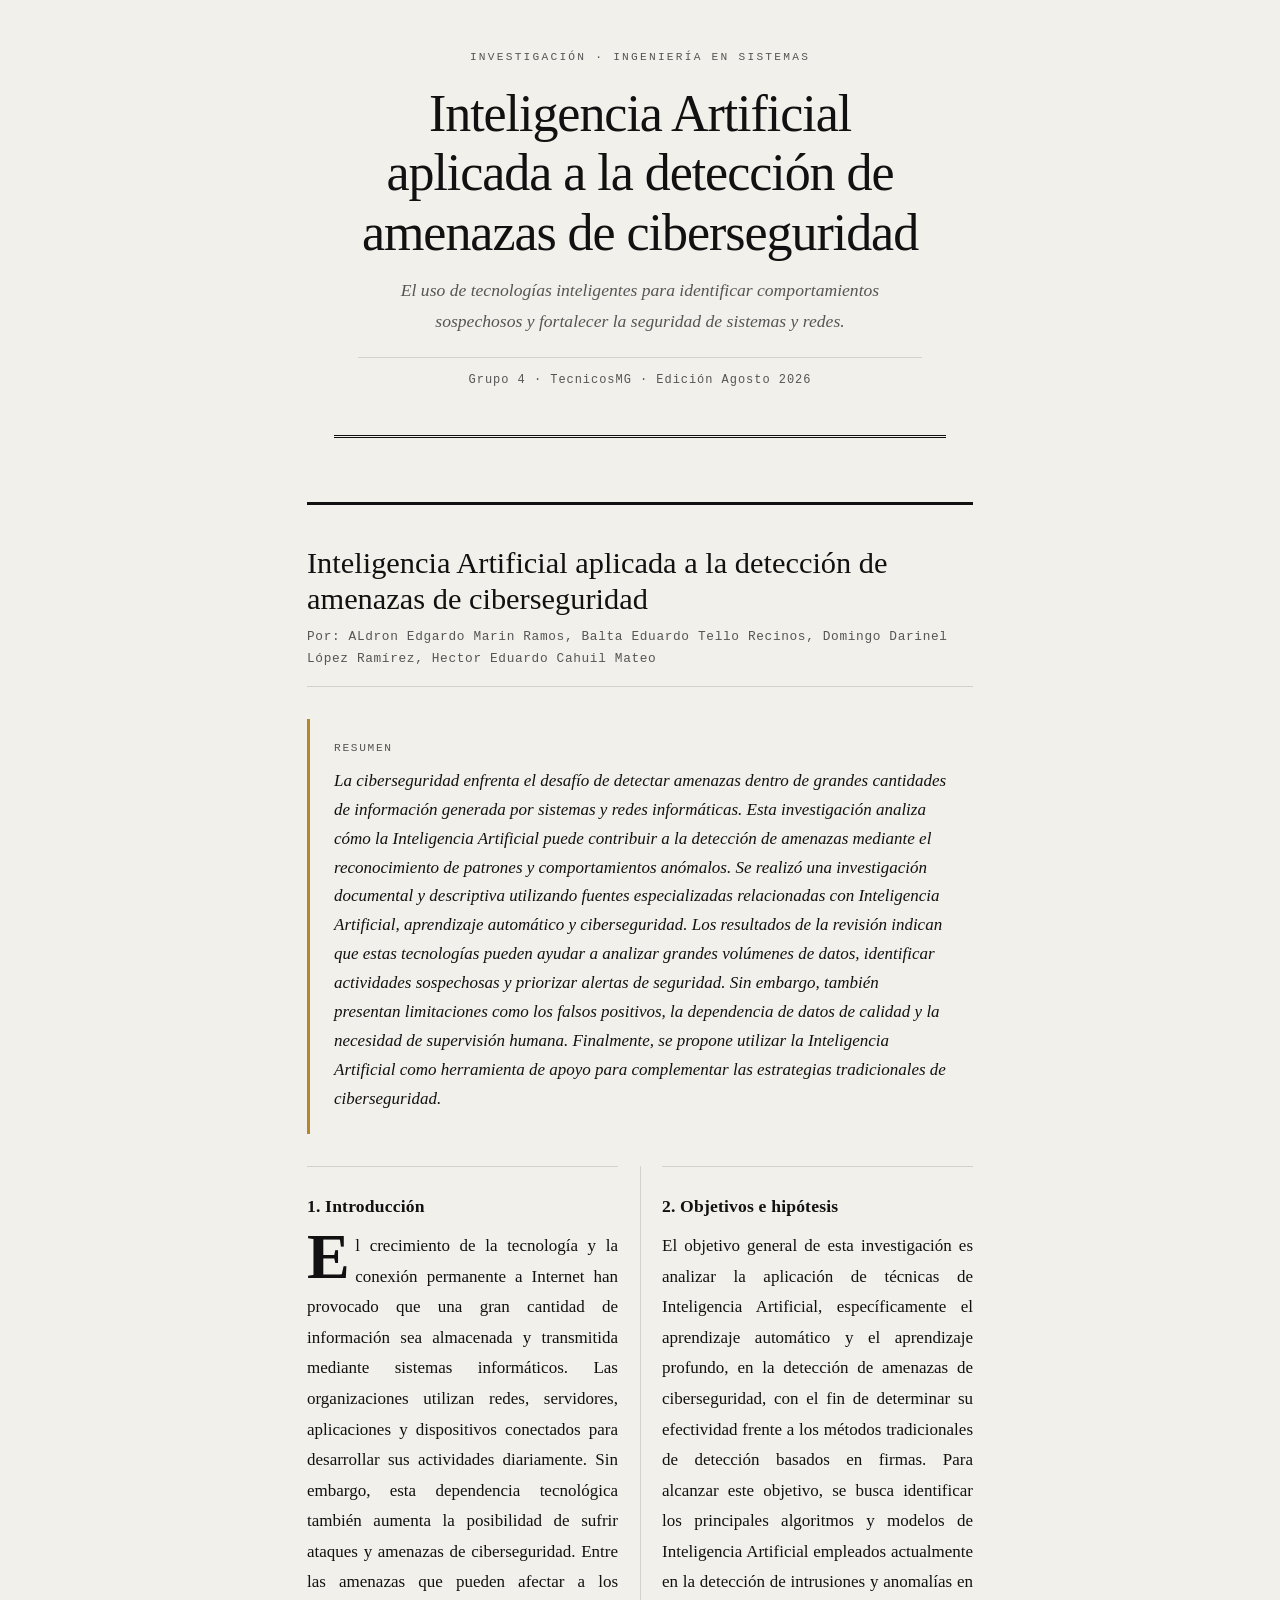
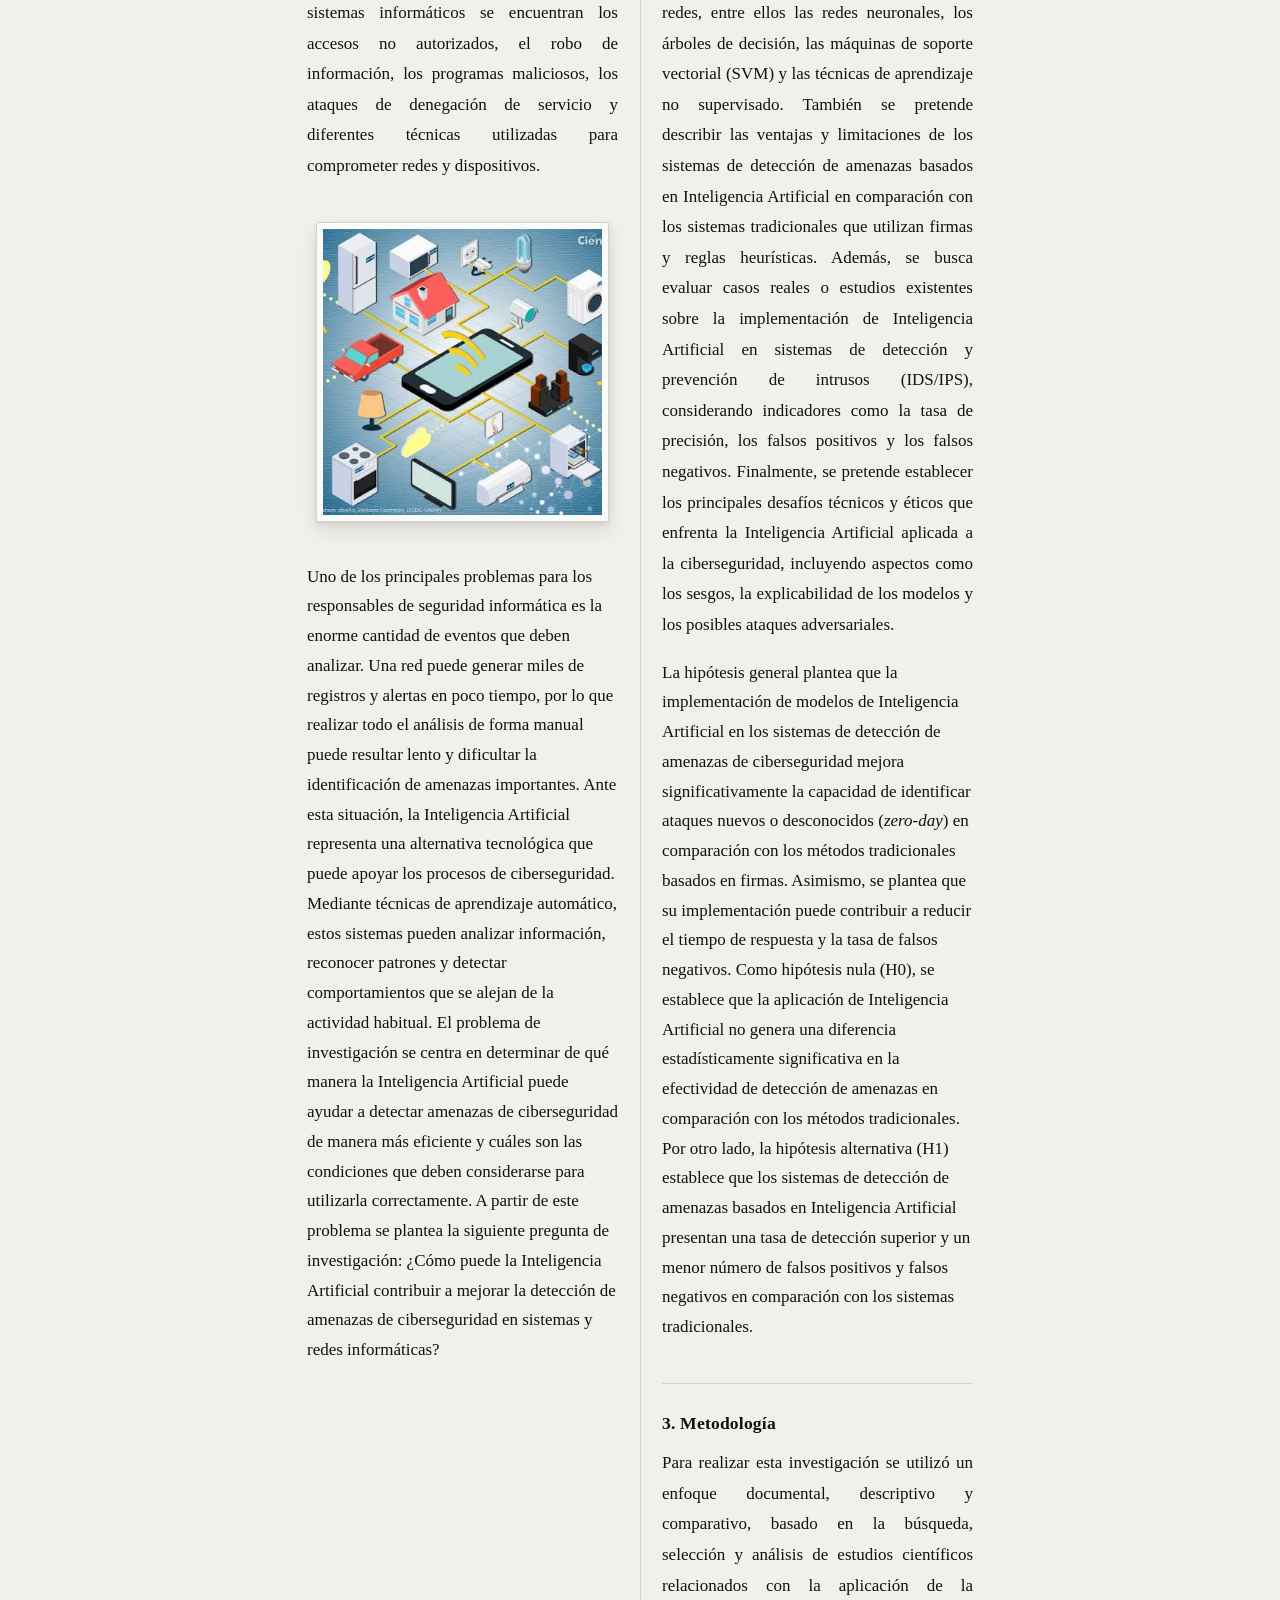
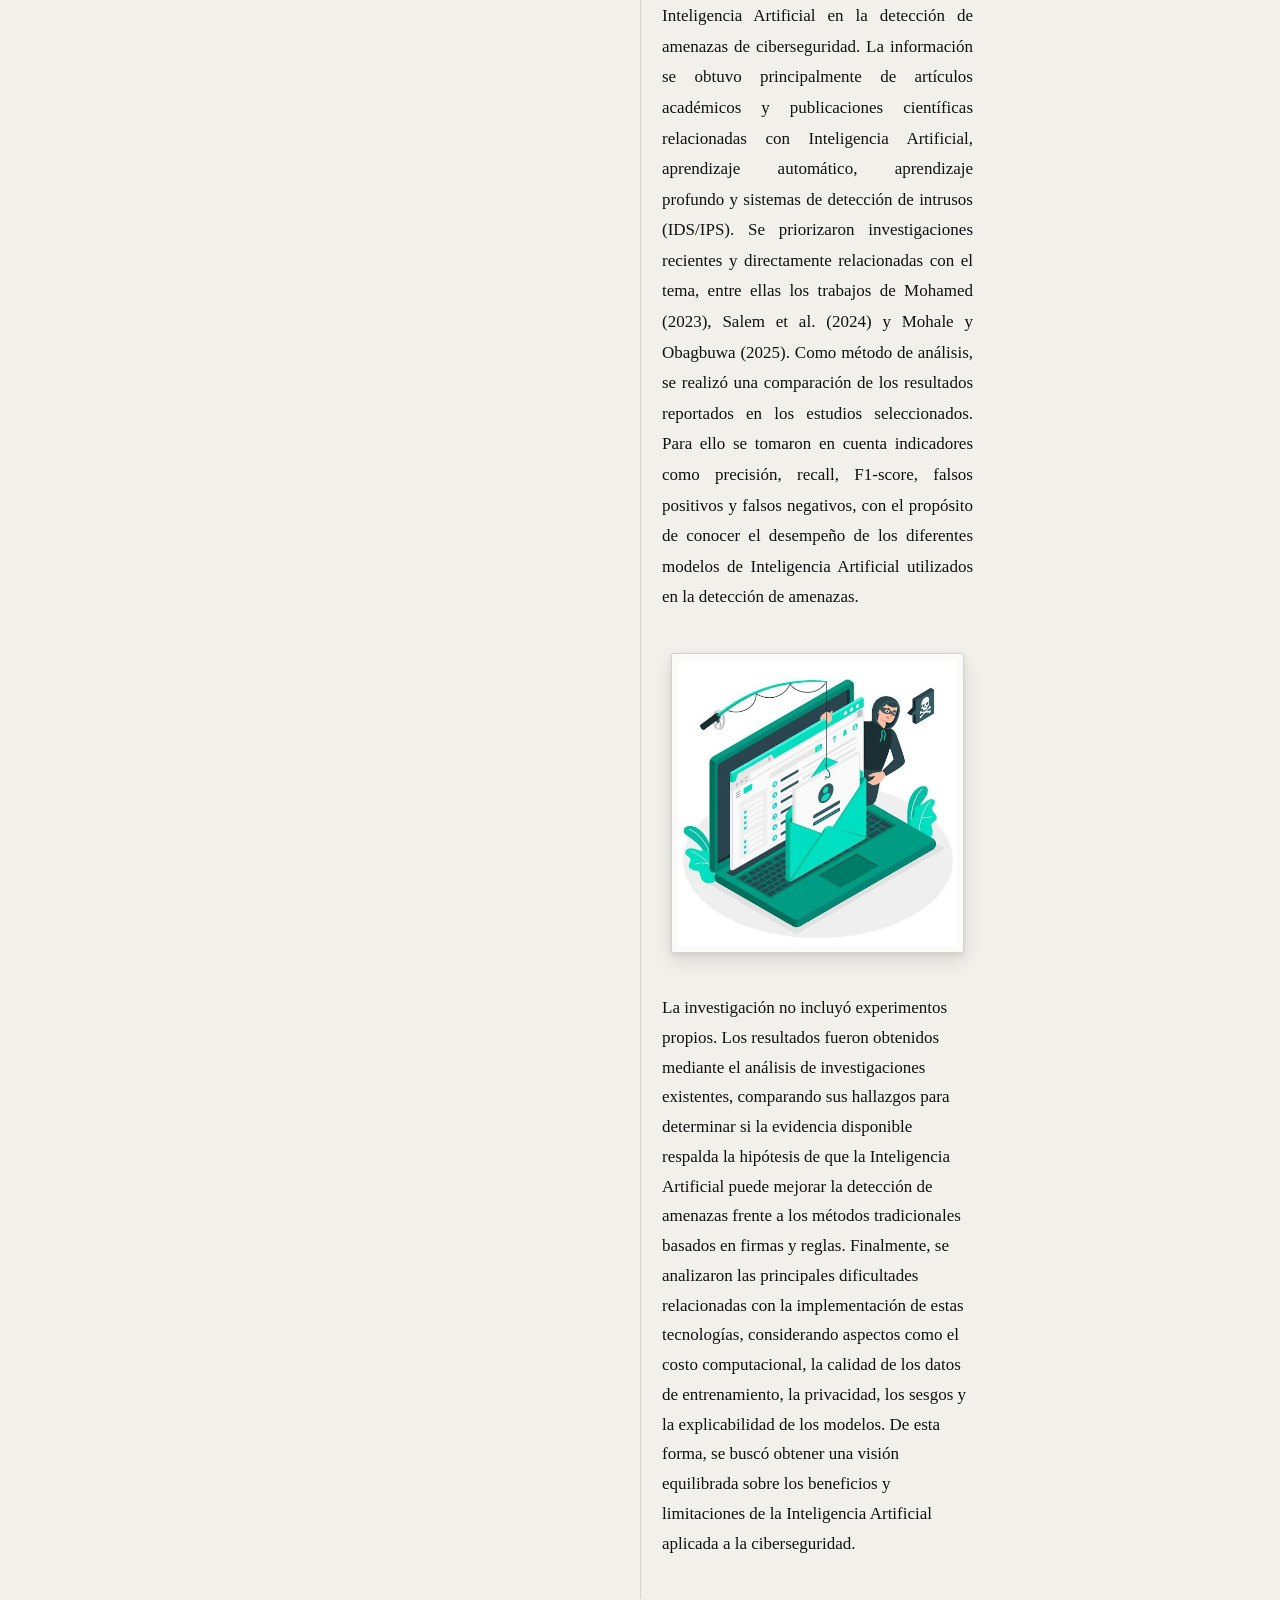
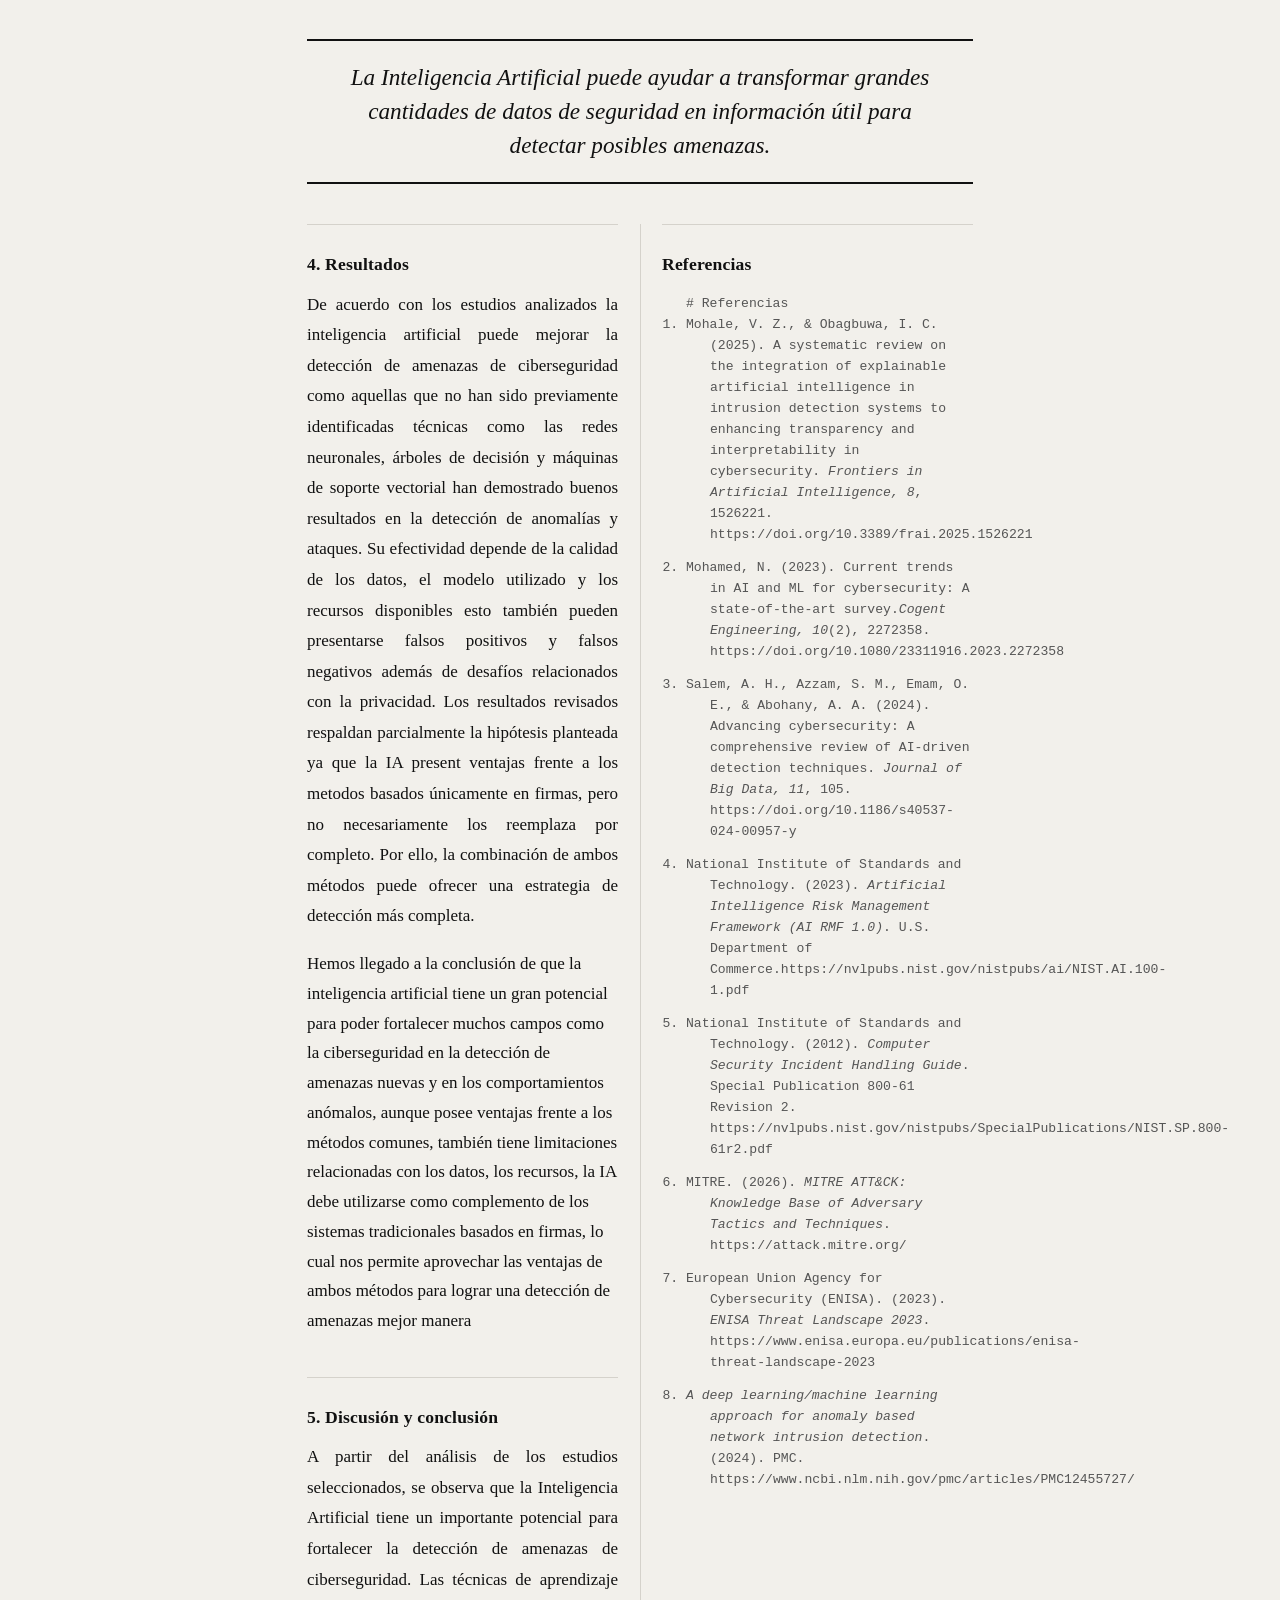
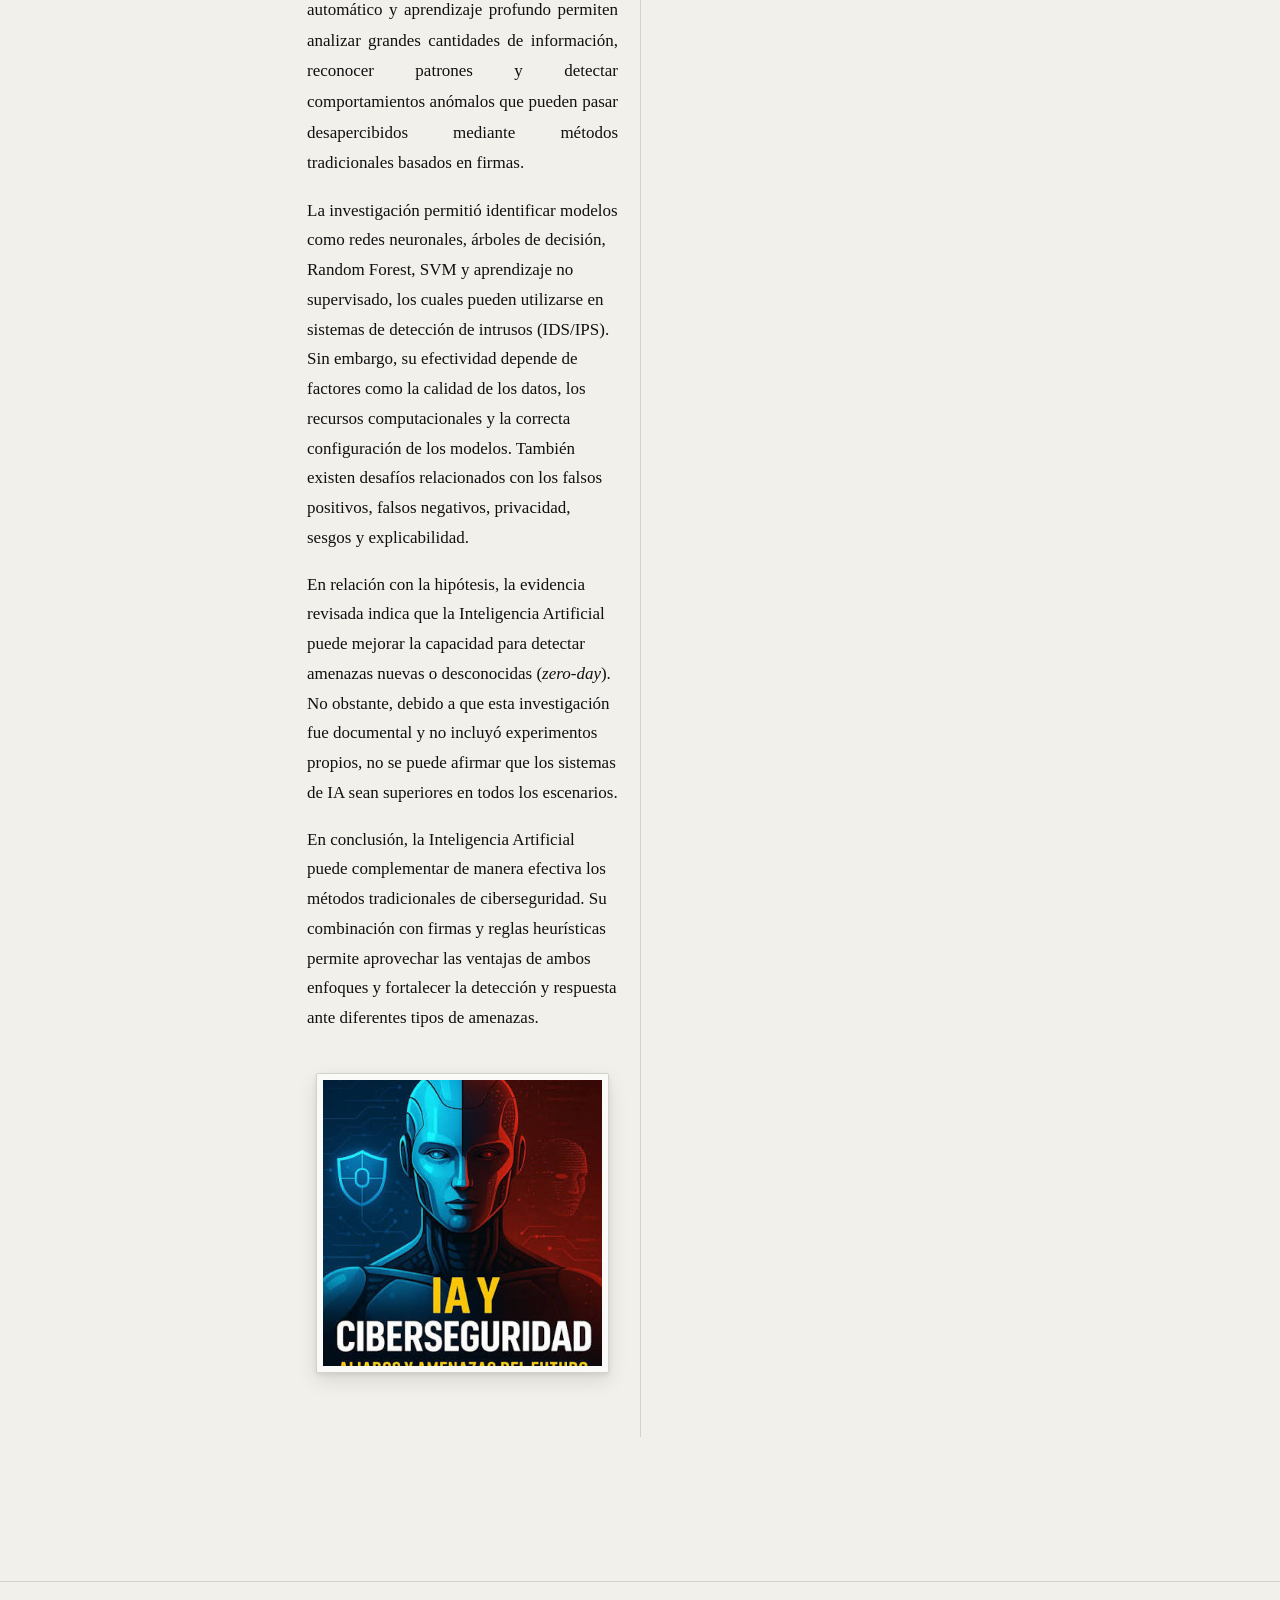
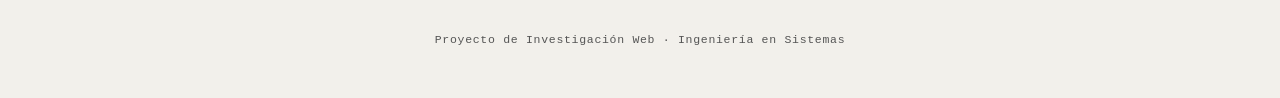
<file: grupos/grupo-06-inteligencia-artificial/index.html>
<!DOCTYPE html>
<html lang="es">
<head>
  <meta charset="UTF-8">
  <meta name="viewport" content="width=device-width, initial-scale=1.0">

  <title>
    Inteligencia Artificial aplicada a la detección de amenazas de ciberseguridad
    — Revista de Investigación
  </title>

  <link rel="stylesheet" href="css/estilos.css">
</head>

<body>

  <!-- ============================================================
       ENCABEZADO DE LA REVISTA
       ============================================================ -->

  <header class="revista__header">

    <span class="revista__eyebrow">
      Investigación · Ingeniería en Sistemas
    </span>

    <h1 class="revista__titulo">
      Inteligencia Artificial aplicada a la detección de amenazas de ciberseguridad
    </h1>

    <p class="revista__subtitulo">
      El uso de tecnologías inteligentes para identificar comportamientos
      sospechosos y fortalecer la seguridad de sistemas y redes.
    </p>

    <p class="revista__meta">
      Grupo 4 · TecnicosMG · Edición Agosto 2026
    </p>

  </header>


  <main>

    <!-- ============================================================
         ARTÍCULO CIENTÍFICO
         ============================================================ -->

    <article class="articulo">

      <h2 class="articulo__titulo">
        Inteligencia Artificial aplicada a la detección de amenazas
        de ciberseguridad
      </h2>

      <p class="articulo__autores">
        Por: ALdron Edgardo Marin Ramos, Balta Eduardo Tello Recinos, Domingo Darinel López Ramírez, Hector Eduardo Cahuil Mateo 
      </p>


      <!-- ============================================================
           RESUMEN
           ============================================================ -->

      <div class="articulo__resumen">

        <span class="articulo__resumen-titulo">
          Resumen
        </span>

        <p>
          La ciberseguridad enfrenta el desafío de detectar amenazas dentro
          de grandes cantidades de información generada por sistemas y redes
          informáticas. Esta investigación analiza cómo la Inteligencia
          Artificial puede contribuir a la detección de amenazas mediante el
          reconocimiento de patrones y comportamientos anómalos. Se realizó
          una investigación documental y descriptiva utilizando fuentes
          especializadas relacionadas con Inteligencia Artificial,
          aprendizaje automático y ciberseguridad. Los resultados de la
          revisión indican que estas tecnologías pueden ayudar a analizar
          grandes volúmenes de datos, identificar actividades sospechosas y
          priorizar alertas de seguridad. Sin embargo, también presentan
          limitaciones como los falsos positivos, la dependencia de datos de
          calidad y la necesidad de supervisión humana. Finalmente, se
          propone utilizar la Inteligencia Artificial como herramienta de
          apoyo para complementar las estrategias tradicionales de
          ciberseguridad.
        </p>

      </div>


      <!-- ============================================================
           CUERPO DEL ARTÍCULO
           ============================================================ -->

      <div class="articulo__cuerpo">


        <!-- ============================================================
             1. PLANTEAMIENTO DEL PROBLEMA
             ============================================================ -->

        <!-- Aporte: Aldron Edgardo Marin Ramos  -->

        <section class="seccion">

          <h3 class="seccion__titulo">
            1. Introducción
          </h3>


         <p class="seccion__texto">
         El crecimiento de la tecnología y la conexión permanente a
         Internet han provocado que una gran cantidad de información sea
         almacenada y transmitida mediante sistemas informáticos. Las
         organizaciones utilizan redes, servidores, aplicaciones y
         dispositivos conectados para desarrollar sus actividades
         diariamente. Sin embargo, esta dependencia tecnológica también
         aumenta la posibilidad de sufrir ataques y amenazas de ciberseguridad.

         Entre las amenazas que pueden afectar a los sistemas informáticos
         se encuentran los accesos no autorizados, el robo de información,
         los programas maliciosos, los ataques de denegación de servicio y
         diferentes técnicas utilizadas para comprometer redes y
         dispositivos.</p>   

         <img 
           src="assets/7436E61E-4267-4A9A-9281-3401B207D369.jpeg" 
           alt="Ciberseguridad y protección de redes"
           >

         <p>Uno de los principales problemas para los responsables de
         seguridad informática es la enorme cantidad de eventos que deben
         analizar. Una red puede generar miles de registros y alertas en
         poco tiempo, por lo que realizar todo el análisis de forma manual
         puede resultar lento y dificultar la identificación de amenazas
         importantes.

         Ante esta situación, la Inteligencia Artificial representa una
         alternativa tecnológica que puede apoyar los procesos de
         ciberseguridad. Mediante técnicas de aprendizaje automático,
         estos sistemas pueden analizar información, reconocer patrones y
         detectar comportamientos que se alejan de la actividad habitual.

         El problema de investigación se centra en determinar de qué
         manera la Inteligencia Artificial puede ayudar a detectar
         amenazas de ciberseguridad de manera más eficiente y cuáles son
         las condiciones que deben considerarse para utilizarla
         correctamente.

         A partir de este problema se plantea la siguiente pregunta de
         investigación:

         ¿Cómo puede la Inteligencia Artificial contribuir a mejorar la
         detección de amenazas de ciberseguridad en sistemas y redes
         informáticas?
         </p>

        </section>


        <!-- ============================================================
             2. HIPÓTESIS
             ============================================================ -->

        <!-- Aporte: Balta Eduardo Tello Recinos -->

        <section class="seccion">

          <h3 class="seccion__titulo">
            2. Objetivos e hipótesis
          </h3>

         <p class="seccion__texto">          
         El objetivo general de esta investigación es analizar la aplicación de       
         técnicas de Inteligencia Artificial, específicamente el aprendizaje
         automático y el aprendizaje profundo, en la detección de amenazas de
         ciberseguridad, con el fin de determinar su efectividad frente a los
         métodos tradicionales de detección basados en firmas.

         Para alcanzar este objetivo, se busca identificar los principales algoritmos
         y modelos de Inteligencia Artificial empleados actualmente en la detección
         de intrusiones y anomalías en redes, entre ellos las redes neuronales, los
         árboles de decisión, las máquinas de soporte vectorial (SVM) y las técnicas
         de aprendizaje no supervisado.
          
         También se pretende describir las ventajas y limitaciones de los sistemas
         de detección de amenazas basados en Inteligencia Artificial en comparación
         con los sistemas tradicionales que utilizan firmas y reglas heurísticas.
         Además, se busca evaluar casos reales o estudios existentes sobre la
         implementación de Inteligencia Artificial en sistemas de detección y
         prevención de intrusos (IDS/IPS), considerando indicadores como la tasa de
         precisión, los falsos positivos y los falsos negativos.
          
         Finalmente, se pretende establecer los principales desafíos técnicos y
         éticos que enfrenta la Inteligencia Artificial aplicada a la
         ciberseguridad, incluyendo aspectos como los sesgos, la explicabilidad de
         los modelos y los posibles ataques adversariales.</p>

         <p>La hipótesis general plantea que la implementación de modelos de
         Inteligencia Artificial en los sistemas de detección de amenazas de
         ciberseguridad mejora significativamente la capacidad de identificar
         ataques nuevos o desconocidos (<em>zero-day</em>) en comparación con los
         métodos tradicionales basados en firmas. Asimismo, se plantea que su
         implementación puede contribuir a reducir el tiempo de respuesta y la tasa
         de falsos negativos.

         Como hipótesis nula (H0), se establece que la aplicación de Inteligencia
         Artificial no genera una diferencia estadísticamente significativa en la
         efectividad de detección de amenazas en comparación con los métodos
         tradicionales.

         Por otro lado, la hipótesis alternativa (H1) establece que los sistemas de
         detección de amenazas basados en Inteligencia Artificial presentan una tasa
         de detección superior y un menor número de falsos positivos y falsos
         negativos en comparación con los sistemas tradicionales.
         </p>
        
        </section>


        <!-- ============================================================
             3. METODOLOGÍA
             ============================================================ -->

        <!-- Aporte: Domingo Darinel López Ramírez -->

        <section class="seccion">

          <h3 class="seccion__titulo">
         3. Metodología
         </h3>

         <p class="seccion__texto">
         Para realizar esta investigación se utilizó un enfoque documental,
         descriptivo y comparativo, basado en la búsqueda, selección y análisis de
         estudios científicos relacionados con la aplicación de la Inteligencia
         Artificial en la detección de amenazas de ciberseguridad.

         La información se obtuvo principalmente de artículos académicos y
         publicaciones científicas relacionadas con Inteligencia Artificial,
         aprendizaje automático, aprendizaje profundo y sistemas de detección de
         intrusos (IDS/IPS). Se priorizaron investigaciones recientes y
         directamente relacionadas con el tema, entre ellas los trabajos de
         Mohamed (2023), Salem et al. (2024) y Mohale y Obagbuwa (2025).

         Como método de análisis, se realizó una comparación de los resultados
         reportados en los estudios seleccionados. Para ello se tomaron en cuenta
         indicadores como precisión, recall, F1-score, falsos positivos y falsos
         negativos, con el propósito de conocer el desempeño de los diferentes
         modelos de Inteligencia Artificial utilizados en la detección de amenazas.</p>
         
         <img 
               src="assets/B4C85876-5A5D-482E-8C59-0D915694CC7D.jpeg" 
               alt="Ciberseguridad"
               >

         <p>La investigación no incluyó experimentos propios. Los resultados fueron
         obtenidos mediante el análisis de investigaciones existentes, comparando
         sus hallazgos para determinar si la evidencia disponible respalda la
         hipótesis de que la Inteligencia Artificial puede mejorar la detección de
         amenazas frente a los métodos tradicionales basados en firmas y reglas.

         Finalmente, se analizaron las principales dificultades relacionadas con
         la implementación de estas tecnologías, considerando aspectos como el
         costo computacional, la calidad de los datos de entrenamiento, la
         privacidad, los sesgos y la explicabilidad de los modelos. De esta forma,
         se buscó obtener una visión equilibrada sobre los beneficios y
         limitaciones de la Inteligencia Artificial aplicada a la ciberseguridad.
         </p>
        </section>


        <!-- ============================================================
             CITA DESTACADA
             ============================================================ -->

        <blockquote class="destacado">
          La Inteligencia Artificial puede ayudar a transformar grandes
          cantidades de datos de seguridad en información útil para detectar
          posibles amenazas.
        </blockquote>


        <!-- ============================================================
             4. RESULTADOS / HALLAZGOS
             ============================================================ -->

        <!-- Aporte: Hector Eduardo Cahuil Mateo -->

        <section class="seccion">

          <h3 class="seccion__titulo">
            4. Resultados
          </h3>

        <p class="seccion__texto">
         De acuerdo con los estudios analizados la inteligencia artificial puede mejorar
         la detección de amenazas de ciberseguridad como aquellas que no han sido
         previamente identificadas técnicas como las redes neuronales, árboles de
         decisión y máquinas de soporte vectorial han demostrado buenos resultados
         en la detección de anomalías y ataques.
         Su efectividad depende de la calidad de los datos, el modelo utilizado y los
         recursos disponibles esto también pueden presentarse falsos positivos y falsos
         negativos además de desafíos relacionados con la privacidad.
         Los resultados revisados respaldan parcialmente la hipótesis planteada ya que
         la IA present ventajas frente a los metodos basados únicamente en firmas,
         pero no necesariamente los reemplaza por completo. Por ello, la combinación
         de ambos métodos puede ofrecer una estrategia de detección más completa.
          </p>
         <p>
          Hemos llegado a la conclusión de que la inteligencia artificial tiene un gran
         potencial para poder fortalecer muchos campos como la ciberseguridad en la
         detección de amenazas nuevas y en los comportamientos anómalos, aunque
         posee ventajas frente a los métodos comunes, también tiene limitaciones
         relacionadas con los datos, los recursos, la IA debe utilizarse como
         complemento de los sistemas tradicionales basados en firmas, lo cual nos
         permite aprovechar las ventajas de ambos métodos para lograr una detección
         de amenazas mejor manera</p>

        </section>


        <!-- ============================================================
             5. CONCLUSIÓN / PROPUESTA
             ============================================================ -->

        <!-- Aporte: Aldron Edgardo Marin Ramos -->

        <section class="seccion">

          <h3 class="seccion__titulo">
            5. Discusión y conclusión
          </h3>

         <p class="seccion__texto">
          A partir del análisis de los estudios seleccionados, se observa que la Inteligencia 
          Artificial tiene un importante potencial para fortalecer la detección de amenazas de ciberseguridad.
          Las técnicas de aprendizaje automático y aprendizaje profundo permiten analizar grandes cantidades 
          de información, reconocer patrones y detectar comportamientos anómalos que pueden pasar desapercibidos 
          mediante métodos tradicionales basados en firmas.

          <p>La investigación permitió identificar modelos como redes neuronales, árboles de decisión, Random Forest, 
          SVM y aprendizaje no supervisado, los cuales pueden utilizarse en sistemas de detección de intrusos (IDS/IPS). 
          Sin embargo, su efectividad depende de factores como la calidad de los datos, los recursos computacionales y 
          la correcta configuración de los modelos. También existen desafíos relacionados 
          con los falsos positivos, falsos negativos, privacidad, sesgos y explicabilidad. </p>
          
          <p>En relación con la hipótesis, 
          la evidencia revisada indica que la Inteligencia Artificial puede mejorar la capacidad para detectar 
          amenazas nuevas o desconocidas (<em>zero-day</em>). No obstante, debido a que esta investigación fue 
          documental y no incluyó experimentos propios, no se puede afirmar que los sistemas de IA sean superiores en todos los escenarios.</p>

          <p>En conclusión, la Inteligencia Artificial puede complementar de manera efectiva los métodos tradicionales de ciberseguridad.
          Su combinación con firmas y reglas heurísticas permite aprovechar las ventajas de ambos enfoques
          y fortalecer la detección y respuesta ante diferentes tipos de amenazas.
          </p>

           <img 
               src="assets/BE4EC85C-46C8-4898-9A80-C1DBC80BB13E.jpeg" 
               alt="Seguridad"
            >
          

        </section>


        <!-- ============================================================
             REFERENCIAS
             Esta sección es bibliográfica y no corresponde a una etapa
             adicional del método científico.
             ============================================================ -->

        <!-- Aporte: Todo el grupo -->

        <section class="seccion">

          <h3 class="seccion__titulo">
            Referencias
          </h3>

          <ol class="referencias">

            # Referencias

  
            <li>
              Mohale, V. Z., &amp; Obagbuwa, I. C. (2025). A systematic review on the
              integration of explainable artificial intelligence in intrusion detection
              systems to enhancing transparency and interpretability in cybersecurity.
              <em>Frontiers in Artificial Intelligence, 8</em>, 1526221.
              https://doi.org/10.3389/frai.2025.1526221
  
            </li>

  
            <li>Mohamed, N. (2023). Current trends in AI and ML for cybersecurity:
              A state-of-the-art survey.<em>Cogent Engineering, 10</em>(2), 2272358.
              https://doi.org/10.1080/23311916.2023.2272358
  
            </li>

  
            <li> Salem, A. H., Azzam, S. M., Emam, O. E., &amp; Abohany, A. A. (2024).
               Advancing cybersecurity: A comprehensive review of AI-driven detection
               techniques. <em>Journal of Big Data, 11</em>, 105.
               https://doi.org/10.1186/s40537-024-00957-y
  
            </li>
            
            <li> National Institute of Standards and Technology. (2023).
               <em>Artificial Intelligence Risk Management Framework (AI RMF 1.0)</em>.
               U.S. Department of Commerce.https://nvlpubs.nist.gov/nistpubs/ai/NIST.AI.100-1.pdf
            </li>
            
            <li>
               National Institute of Standards and Technology. (2012).
               <em>Computer Security Incident Handling Guide</em>.
               Special Publication 800-61 Revision 2.
                https://nvlpubs.nist.gov/nistpubs/SpecialPublications/NIST.SP.800-61r2.pdf
            </li>
            
            <li>MITRE. (2026).
              <em>MITRE ATT&amp;CK: Knowledge Base of Adversary Tactics and Techniques</em>.
               https://attack.mitre.org/
            </li>
            <li>
              European Union Agency for Cybersecurity (ENISA). (2023).
              <em>ENISA Threat Landscape 2023</em>.
              https://www.enisa.europa.eu/publications/enisa-threat-landscape-2023
            </li>
            
            <li>
              <em>A deep learning/machine learning approach for anomaly based network
                intrusion detection</em>. (2024). PMC.
                 https://www.ncbi.nlm.nih.gov/pmc/articles/PMC12455727/
                </li>

          </ol>

        </section>

      </div>

    </article>

  </main>


  <!-- ============================================================
       1 inteligencia 
       ============================================================ -->

  <footer>
    Proyecto de Investigación Web · Ingeniería en Sistemas
  </footer>

</body>
</html>
</file>
<file: grupos/grupo-02-microcomponentes/css/estilos.css>
﻿/* ============================================================
   REVISTA DE INVESTIGACIÓN — Hoja de estilos base
   No eliminen las variables de :root ni las clases
   .revista__  /  .entrevista__  /  .etapa  /  .articulo__  /  .seccion
   Pueden AGREGAR reglas al final del archivo.
   ============================================================ */

/* ---------- Tokens de diseño ---------- */

:root {
  /* Paleta */
  --color-fondo:        #EBF1F5;   /* azul muy suave/grisáceo frío, ideal para lectura */
  --color-papel:        #F6F9FC;   /* blanco técnico con matiz azulino para los artículos */
  --color-tinta:        #0A121D;   /* azul noche muy oscuro (casi negro) para legibilidad máxima */
  --color-tinta-suave:  #4A5868;   /* gris azulado medio para metadatos y etiquetas */
  --color-acento:       #0077C6;   /* azul tecnológico vibrante (Cyan/Electrónico) */
  --color-acento-texto: #005088;   /* azul cobalto profundo con contraste WCAG AA para texto */
  --color-acento-2:     #00A8E8;   /* azul brillante neón/tech para enlaces, hover y citas */
  --color-linea:        #CBD6E2;   /* separadores fríos en tono azul acero tenue */
  --color-regla:        #0D1B2A;   /* azul oscuro profundo para líneas de cabecera y estructura */


  /* Tipografía */
  --fuente-titulo: Georgia, 'Times New Roman', serif;
  --fuente-texto:  Georgia, 'Times New Roman', serif;  /* cuerpo también en serif = estilo editorial */
  --fuente-meta:   'Courier New', Courier, monospace;
}

/* ---------- Reset mínimo ---------- */

* {
  box-sizing: border-box;
}

html {
  scroll-behavior: smooth;
}

body {
  margin: 0;
  background-color: var(--color-fondo);
  color: var(--color-tinta);
  font-family: var(--fuente-texto);
  font-size: 1.0625rem;   /* 17px — legibilidad óptima en pantalla */
  line-height: 1.75;
}

img {
  max-width: 100%;
  height: auto;
  display: block;
}

a {
  color: var(--color-acento-2);
  text-decoration: underline;
  text-underline-offset: 3px;
}

/* ---------- Contenedor principal ---------- */

main {
  max-width: 72ch;    /* anchura basada en caracteres: ~66-72ch es el estándar editorial */
  margin: 0 auto;
  padding: 0 1.5rem 5rem;
}

/* ============================================================
   CABECERA DE LA REVISTA
   ============================================================ */

.revista__header {
  max-width: 72ch;
  margin: 0 auto;
  padding: 3rem 1.5rem 2rem;
  text-align: center;
  border-bottom: 3px double var(--color-regla);  /* doble línea = convención tipográfica editorial */
}

.revista__eyebrow {
  display: block;
  font-family: var(--fuente-meta);
  font-size: 0.7rem;
  letter-spacing: 0.2em;
  text-transform: uppercase;
  color: var(--color-tinta-suave);
  margin-bottom: 1rem;
}

.revista__titulo {
  font-family: var(--fuente-titulo);
  font-size: clamp(2rem, 5vw, 3.25rem);
  font-weight: normal;       /* los títulos de revista tipográficamente son weight normal en serif */
  line-height: 1.15;
  margin: 0 0 0.75rem;
  letter-spacing: -0.02em;
}

.revista__subtitulo {
  font-family: var(--fuente-titulo);
  font-style: italic;
  font-size: 1.1rem;
  color: var(--color-tinta-suave);
  margin: 0 0 1.25rem;
}

.revista__meta {
  font-family: var(--fuente-meta);
  font-size: 0.75rem;
  letter-spacing: 0.08em;
  color: var(--color-tinta-suave);
  border-top: 1px solid var(--color-linea);
  padding-top: 0.75rem;
  display: block;
}

/* ============================================================
   BLOQUE DE ENTREVISTA — un <article class="entrevista"> por integrante
   ============================================================ */

.entrevista {
  margin-top: 4rem;
  padding-top: 2.5rem;
  border-top: 3px solid var(--color-regla);
}

/* Encabezado del integrante */
.entrevista__encabezado {
  display: flex;
  gap: 1.5rem;
  align-items: flex-start;
  margin-bottom: 2rem;
}

.entrevista__foto {
  flex-shrink: 0;
  margin: 0;
}

.entrevista__foto img {
  width: 96px;
  height: 120px;             /* retrato rectangular — convención fotográfica editorial */
  object-fit: cover;
  object-position: top center;
  display: block;
  border: 1px solid var(--color-linea);
}

.entrevista__nombre {
  font-family: var(--fuente-titulo);
  font-size: 1.5rem;
  font-weight: normal;
  margin: 0 0 0.2rem;
  line-height: 1.2;
}

.entrevista__rol {
  font-family: var(--fuente-meta);
  font-size: 0.72rem;
  letter-spacing: 0.1em;
  text-transform: uppercase;
  color: var(--color-acento-texto);
  display: block;
  margin-top: 0.4rem;
}

/* ---------- Cuerpo editorial (columnas + drop cap) ---------- */

.entrevista__cuerpo {
  margin-top: 0.5rem;
}

/* ============================================================
   ETAPAS DEL MÉTODO CIENTÍFICO
   ============================================================ */

.etapa {
  padding: 1.5rem 0;
  border-top: 1px solid var(--color-linea);
  break-inside: avoid;
}

.etapa__numero {
  font-family: var(--fuente-meta);
  font-size: 0.7rem;
  letter-spacing: 0.15em;
  text-transform: uppercase;
  color: var(--color-tinta-suave);
  display: block;
  margin-bottom: 0.3rem;
}

.etapa__pregunta {
  font-family: var(--fuente-titulo);
  font-style: italic;
  font-size: 1.05rem;
  font-weight: normal;
  color: var(--color-tinta);
  margin: 0 0 0.75rem;
  line-height: 1.4;
}

.etapa__respuesta {
  margin: 0;
  color: var(--color-tinta);    /* texto principal en tinta plena, no gris */
  line-height: 1.8;             /* interlineado generoso para lectura larga */
  text-align: justify;
  hyphens: auto;
  -webkit-hyphens: auto;
}

/* ---------- Cita destacada (pull quote) ---------- */

.destacado {
  margin: 2.5rem 0;
  padding: 1.25rem 2rem;
  border-top: 2px solid var(--color-regla);
  border-bottom: 2px solid var(--color-regla);
  font-family: var(--fuente-titulo);
  font-style: italic;
  font-size: 1.45rem;
  line-height: 1.45;
  color: var(--color-tinta);
  text-align: center;
  column-span: all;   /* rompe columnas cuando está dentro de .entrevista__cuerpo */
}

/* ---------- Letra capital — primera respuesta ---------- */

.entrevista__cuerpo .etapa:first-of-type .etapa__respuesta::first-letter {
  font-family: var(--fuente-titulo);
  font-size: 4rem;
  font-weight: bold;
  float: left;
  line-height: 0.78;
  padding: 0.05rem 0.35rem 0 0;
  color: var(--color-tinta);
}

/* ---------- Accesibilidad: foco visible ---------- */

a:focus-visible,
button:focus-visible,
[tabindex]:focus-visible {
  outline: 3px solid var(--color-acento-2);
  outline-offset: 3px;
  border-radius: 2px;
}

/* ---------- Pie de página ---------- */

footer {
  text-align: center;
  padding: 3rem 1.5rem;
  font-family: var(--fuente-meta);
  font-size: 0.72rem;
  letter-spacing: 0.06em;
  color: var(--color-tinta-suave);
  border-top: 1px solid var(--color-linea);
  margin-top: 4rem;
}

/* ============================================================
   FORMATO ARTÍCULO CIENTÍFICO — alternativa a .entrevista
   Misma paleta, tipografía y sistema de columnas/impresión.
   ============================================================ */

.articulo {
  margin-top: 4rem;
  padding-top: 2.5rem;
  border-top: 3px solid var(--color-regla);
}

.articulo__titulo {
  font-family: var(--fuente-titulo);
  font-size: 1.9rem;
  font-weight: normal;
  line-height: 1.2;
  margin: 0 0 0.5rem;
}

.articulo__autores {
  font-family: var(--fuente-meta);
  font-size: 0.8rem;
  letter-spacing: 0.05em;
  color: var(--color-tinta-suave);
  margin: 0 0 2rem;
  border-bottom: 1px solid var(--color-linea);
  padding-bottom: 1rem;
}

/* Resumen / Abstract */
.articulo__resumen {
  margin-bottom: 2rem;
  padding: 1.25rem 1.5rem;
  border-left: 3px solid var(--color-acento);
  background-color: transparent;
}

.articulo__resumen-titulo {
  font-family: var(--fuente-meta);
  font-size: 0.7rem;
  text-transform: uppercase;
  letter-spacing: 0.15em;
  color: var(--color-tinta-suave);
  display: block;
  margin-bottom: 0.5rem;
}

.articulo__resumen p {
  font-style: italic;
  color: var(--color-tinta);
  margin: 0;
  line-height: 1.7;
}

.articulo__cuerpo {
  margin-top: 0.5rem;
}

/* Drop cap para la primera sección del artículo */
.articulo__cuerpo .seccion:first-of-type .seccion__texto::first-letter {
  font-family: var(--fuente-titulo);
  font-size: 4rem;
  font-weight: bold;
  float: left;
  line-height: 0.78;
  padding: 0.05rem 0.35rem 0 0;
  color: var(--color-tinta);
}

.seccion {
  padding: 1.5rem 0;
  border-top: 1px solid var(--color-linea);
  break-inside: avoid;
}

.seccion__titulo {
  font-family: var(--fuente-titulo);
  font-size: 1.1rem;
  font-weight: bold;
  letter-spacing: 0.01em;
  margin: 0 0 0.6rem;
}

.seccion__texto {
  margin: 0;
  color: var(--color-tinta);
  line-height: 1.8;
  text-align: justify;
  hyphens: auto;
  -webkit-hyphens: auto;
}

/* Referencias bibliográficas */
.referencias {
  font-family: var(--fuente-meta);
  font-size: 0.82rem;
  color: var(--color-tinta-suave);
  padding-left: 1.5rem;
  line-height: 1.6;
}

.referencias li {
  margin-bottom: 0.75rem;
  text-indent: -1.5rem;
  padding-left: 1.5rem;
}

/* ============================================================
   RESPONSIVE — pantallas medianas y grandes
   ============================================================ */

@media (min-width: 760px) {
  main {
    max-width: 84ch;    /* columnas dobles necesitan más ancho */
  }

  /* Columnas tipo revista en el cuerpo de entrevista */
  .entrevista__cuerpo {
    column-count: 2;
    column-gap: 2.75rem;
    column-rule: 1px solid var(--color-linea);
  }

  /* Columnas para el artículo científico */
  .articulo__cuerpo {
    column-count: 2;
    column-gap: 2.75rem;
    column-rule: 1px solid var(--color-linea);
  }
}

/* Móvil pequeño */
@media (max-width: 480px) {
  .entrevista__encabezado {
    flex-direction: column;
  }

  .entrevista__foto img {
    width: 80px;
    height: 100px;
  }

  .entrevista__cuerpo .etapa:first-of-type .etapa__respuesta::first-letter {
    font-size: 3rem;
  }
}

/* ============================================================
   IMPRESIÓN / EXPORTAR A PDF
   ============================================================ */

@media print {
  body {
    background: #FFFFFF;
    font-size: 10.5pt;
    line-height: 1.6;
  }

  main {
    max-width: 100%;
    padding: 0;
  }

  .entrevista,
  .articulo {
    border-top: 2pt solid #000000;
    margin-top: 2.5rem;
    padding-top: 1.5rem;
  }

  .entrevista__cuerpo,
  .articulo__cuerpo {
    column-count: 2;
    column-gap: 2rem;
  }

  .revista__header {
    border-bottom: 2pt double #000000;
  }

  footer {
    display: none;
  }

  a {
    color: #000000;
    text-decoration: none;
  }

  a[href]::after {
    content: " (" attr(href) ")";
    font-size: 0.75em;
    color: #555555;
  }
}
</file>
<file: grupos/grupo-05-redes-6g/css/estilos.css>
/* ============================================================
   REVISTA DE INVESTIGACIÓN — Hoja de estilos base
   No eliminen las variables de :root ni las clases
   .revista__  /  .entrevista__  /  .etapa  /  .articulo__  /  .seccion
   Pueden AGREGAR reglas al final del archivo. 
   ============================================================ */

/* ---------- Tokens de diseño ---------- */

:root {
  /* Paleta */
  --color-fondo:        #F2F0EB;   /* papel ligeramente cálido, evita el blanco puro */
  --color-papel:        #E6EEC9;   /* fondo de cada artículo */
  --color-tinta:        #111111;   /* texto principal — contraste máximo */
  --color-tinta-suave:  #555555;   /* metadatos, pies de foto, etiquetas */
  --color-acento:       #7DA78C;   /* borde decorativo, anillo de foto */
  --color-acento-texto: #7A5511;   /* mismo tono, más oscuro — contraste WCAG AA */
  --color-acento-2:     #1A4D6B;   /* citas, enlaces */
  --color-linea:        #D5D2CB;   /* separadores internos */
  --color-regla:        #111111;   /* líneas negras de cabecera */

  /* Tipografía */
  --fuente-titulo: Georgia, 'Times New Roman', serif;
  --fuente-texto:  Georgia, 'Times New Roman', serif;  /* cuerpo también en serif = estilo editorial */
  --fuente-meta:   'Courier New', Courier, monospace;
}

/* ---------- Reset mínimo ---------- */

* {
  box-sizing: border-box;
}

html {
  scroll-behavior: smooth;
}

body {
  margin: 0;
  background-color: var(--color-fondo);
  color: var(--color-tinta);
  font-family: var(--fuente-texto);
  font-size: 1.0625rem;   /* 17px — legibilidad óptima en pantalla */
  line-height: 1.75;
}

img {
  max-width: 100%;
  height: auto;
  display: block;
}

a {
  color: var(--color-acento-2);
  text-decoration: underline;
  text-underline-offset: 3px;
}

/* ---------- Contenedor principal ---------- */

main {
  max-width: 72ch;    /* anchura basada en caracteres: ~66-72ch es el estándar editorial */
  margin: 0 auto;
  padding: 0 1.5rem 5rem;
}

/* ============================================================
   CABECERA DE LA REVISTA
   ============================================================ */

.revista__header {
  max-width: 72ch;
  margin: 0 auto;
  padding: 3rem 1.5rem 2rem;
  text-align: center;
  border-bottom: 3px double var(--color-regla);  /* doble línea = convención tipográfica editorial */
}

.revista__eyebrow {
  display: block;
  font-family: var(--fuente-meta);
  font-size: 0.7rem;
  letter-spacing: 0.2em;
  text-transform: uppercase;
  color: var(--color-tinta-suave);
  margin-bottom: 1rem;
}

.revista__titulo {
  font-family: var(--fuente-titulo);
  font-size: clamp(2rem, 5vw, 3.25rem);
  font-weight: normal;       /* los títulos de revista tipográficamente son weight normal en serif */
  line-height: 1.15;
  margin: 0 0 0.75rem;
  letter-spacing: -0.02em;
}

.revista__subtitulo {
  font-family: var(--fuente-titulo);
  font-style: italic;
  font-size: 1.1rem;
  color: var(--color-tinta-suave);
  margin: 0 0 1.25rem;
}

.revista__meta {
  font-family: var(--fuente-meta);
  font-size: 0.75rem;
  letter-spacing: 0.08em;
  color: var(--color-tinta-suave);
  border-top: 1px solid var(--color-linea);
  padding-top: 0.75rem;
  display: block;
}

/* ============================================================
   BLOQUE DE ENTREVISTA — un <article class="entrevista"> por integrante
   ============================================================ */

.entrevista {
  margin-top: 4rem;
  padding-top: 2.5rem;
  border-top: 3px solid var(--color-regla);
}

/* Encabezado del integrante */
.entrevista__encabezado {
  display: flex;
  gap: 1.5rem;
  align-items: flex-start;
  margin-bottom: 2rem;
}

.entrevista__foto {
  flex-shrink: 0;
  margin: 0;
}

.entrevista__foto img {
  width: 96px;
  height: 120px;             /* retrato rectangular — convención fotográfica editorial */
  object-fit: cover;
  object-position: top center;
  display: block;
  border: 1px solid var(--color-linea);
}

.entrevista__nombre {
  font-family: var(--fuente-titulo);
  font-size: 1.5rem;
  font-weight: normal;
  margin: 0 0 0.2rem;
  line-height: 1.2;
}

.entrevista__rol {
  font-family: var(--fuente-meta);
  font-size: 0.72rem;
  letter-spacing: 0.1em;
  text-transform: uppercase;
  color: var(--color-acento-texto);
  display: block;
  margin-top: 0.4rem;
}

/* ---------- Cuerpo editorial (columnas + drop cap) ---------- */

.entrevista__cuerpo {
  margin-top: 0.5rem;
}

/* ============================================================
   ETAPAS DEL MÉTODO CIENTÍFICO
   ============================================================ */

.etapa {
  padding: 1.5rem 0;
  border-top: 1px solid var(--color-linea);
  break-inside: avoid;
}

.etapa__numero {
  font-family: var(--fuente-meta);
  font-size: 0.7rem;
  letter-spacing: 0.15em;
  text-transform: uppercase;
  color: var(--color-tinta-suave);
  display: block;
  margin-bottom: 0.3rem;
}

.etapa__pregunta {
  font-family: var(--fuente-titulo);
  font-style: italic;
  font-size: 1.05rem;
  font-weight: normal;
  color: var(--color-tinta);
  margin: 0 0 0.75rem;
  line-height: 1.4;
}

.etapa__respuesta {
  margin: 0;
  color: var(--color-tinta);    /* texto principal en tinta plena, no gris */
  line-height: 1.8;             /* interlineado generoso para lectura larga */
  text-align: justify;
  hyphens: auto;
  -webkit-hyphens: auto;
}

/* ---------- Cita destacada (pull quote) ---------- */

.destacado {
  margin: 2.5rem 0;
  padding: 1.25rem 2rem;
  border-top: 2px solid var(--color-regla);
  border-bottom: 2px solid var(--color-regla);
  font-family: var(--fuente-titulo);
  font-style: italic;
  font-size: 1.45rem;
  line-height: 1.45;
  color: var(--color-tinta);
  text-align: center;
  column-span: all;   /* rompe columnas cuando está dentro de .entrevista__cuerpo */
}

/* ---------- Letra capital — primera respuesta ---------- */

.entrevista__cuerpo .etapa:first-of-type .etapa__respuesta::first-letter {
  font-family: var(--fuente-titulo);
  font-size: 4rem;
  font-weight: bold;
  float: left;
  line-height: 0.78;
  padding: 0.05rem 0.35rem 0 0;
  color: var(--color-tinta);
}

/* ---------- Accesibilidad: foco visible ---------- */

a:focus-visible,
button:focus-visible,
[tabindex]:focus-visible {
  outline: 3px solid var(--color-acento-2);
  outline-offset: 3px;
  border-radius: 2px;
}

/* ---------- Pie de página ---------- */

footer {
  text-align: center;
  padding: 3rem 1.5rem;
  font-family: var(--fuente-meta);
  font-size: 0.72rem;
  letter-spacing: 0.06em;
  color: var(--color-tinta-suave);
  border-top: 1px solid var(--color-linea);
  margin-top: 4rem;
}

/* ============================================================
   FORMATO ARTÍCULO CIENTÍFICO — alternativa a .entrevista
   Misma paleta, tipografía y sistema de columnas/impresión.
   ============================================================ */

.articulo {
  margin-top: 4rem;
  padding-top: 2.5rem;
  border-top: 3px solid var(--color-regla);
}

.articulo__titulo {
  font-family: var(--fuente-titulo);
  font-size: 1.9rem;
  font-weight: normal;
  line-height: 1.2;
  margin: 0 0 0.5rem;
}

.articulo__autores {
  font-family: var(--fuente-meta);
  font-size: 0.8rem;
  letter-spacing: 0.05em;
  color: var(--color-tinta-suave);
  margin: 0 0 2rem;
  border-bottom: 1px solid var(--color-linea);
  padding-bottom: 1rem;
}

/* Resumen / Abstract */
.articulo__resumen {
  margin-bottom: 2rem;
  padding: 1.25rem 1.5rem;
  border-left: 3px solid var(--color-acento);
  background-color: transparent;
}

.articulo__resumen-titulo {
  font-family: var(--fuente-meta);
  font-size: 0.7rem;
  text-transform: uppercase;
  letter-spacing: 0.15em;
  color: var(--color-tinta-suave);
  display: block;
  margin-bottom: 0.5rem;
}

.articulo__resumen p {
  font-style: italic;
  color: var(--color-tinta);
  margin: 0;
  line-height: 1.7;
}

.articulo__cuerpo {
  margin-top: 0.5rem;
}

/* Drop cap para la primera sección del artículo */
.articulo__cuerpo .seccion:first-of-type .seccion__texto::first-letter {
  font-family: var(--fuente-titulo);
  font-size: 4rem;
  font-weight: bold;
  float: left;
  line-height: 0.78;
  padding: 0.05rem 0.35rem 0 0;
  color: var(--color-tinta);
}

.seccion {
  padding: 1.5rem 0;
  border-top: 1px solid var(--color-linea);
  break-inside: avoid;
}

.seccion__titulo {
  font-family: var(--fuente-titulo);
  font-size: 1.1rem;
  font-weight: bold;
  letter-spacing: 0.01em;
  margin: 0 0 0.6rem;
}

.seccion__texto {
  margin: 0;
  color: var(--color-tinta);
  line-height: 1.8;
  text-align: justify;
  hyphens: auto;
  -webkit-hyphens: auto;
}

/* Referencias bibliográficas */
.referencias {
  font-family: var(--fuente-meta);
  font-size: 0.82rem;
  color: var(--color-tinta-suave);
  padding-left: 1.5rem;
  line-height: 1.6;
}

.referencias li {
  margin-bottom: 0.75rem;
  text-indent: -1.5rem;
  padding-left: 1.5rem;
}

/* ============================================================
   RESPONSIVE — pantallas medianas y grandes
   ============================================================ */

@media (min-width: 760px) {
  main {
    max-width: 84ch;    /* columnas dobles necesitan más ancho */
  }

  /* Columnas tipo revista en el cuerpo de entrevista */
  .entrevista__cuerpo {
    column-count: 2;
    column-gap: 2.75rem;
    column-rule: 1px solid var(--color-linea);
  }

  /* Columnas para el artículo científico */
  .articulo__cuerpo {
    column-count: 2;
    column-gap: 2.75rem;
    column-rule: 1px solid var(--color-linea);
  }
}

/* Móvil pequeño */
@media (max-width: 480px) {
  .entrevista__encabezado {
    flex-direction: column;
  }

  .entrevista__foto img {
    width: 80px;
    height: 100px;
  }

  .entrevista__cuerpo .etapa:first-of-type .etapa__respuesta::first-letter {
    font-size: 3rem;
  }
}

/* ============================================================
   IMPRESIÓN / EXPORTAR A PDF
   ============================================================ */

@media print {
  body {
    background: #FFFFFF;
    font-size: 10.5pt;
    line-height: 1.6;
  }

  main {
    max-width: 100%;
    padding: 0;
  }

  .entrevista,
  .articulo {
    border-top: 2pt solid #000000;
    margin-top: 2.5rem;
    padding-top: 1.5rem;
  }

  .entrevista__cuerpo,
  .articulo__cuerpo {
    column-count: 2;
    column-gap: 2rem;
  }

  .revista__header {
    border-bottom: 2pt double #000000;
  }

  footer {
    display: none;
  }

  a {
    color: #000000;
    text-decoration: none;
  }

  a[href]::after {
    content: " (" attr(href) ")";
    font-size: 0.75em;
    color: #555555;
  }
}
</file>
<file: grupos/grupo-06-inteligencia-artificial/css/estilos.css>
/* ============================================================
   REVISTA DE INVESTIGACIÓN — Hoja de estilos base
   No eliminen las variables de :root ni las clases
   .revista__  /  .entrevista__  /  .etapa  /  .articulo__  /  .seccion
   Pueden AGREGAR reglas al final del archivo.
   ============================================================ */

/* ---------- Tokens de diseño ---------- */

:root {
  /* Paleta */
  --color-fondo:        #F2F0EB;   /* papel ligeramente cálido, evita el blanco puro */
  --color-papel:        #FAFAF8;   /* fondo de cada artículo */
  --color-tinta:        #111111;   /* texto principal — contraste máximo */
  --color-tinta-suave:  #555555;   /* metadatos, pies de foto, etiquetas */
  --color-acento:       #B5862A;   /* borde decorativo, anillo de foto */
  --color-acento-texto: #7A5511;   /* mismo tono, más oscuro — contraste WCAG AA */
  --color-acento-2:     #1A4D6B;   /* citas, enlaces */
  --color-linea:        #D5D2CB;   /* separadores internos */
  --color-regla:        #111111;   /* líneas negras de cabecera */

  /* Tipografía */
  --fuente-titulo: Georgia, 'Times New Roman', serif;
  --fuente-texto:  Georgia, 'Times New Roman', serif;  /* cuerpo también en serif = estilo editorial */
  --fuente-meta:   'Courier New', Courier, monospace;
}

/* ---------- Reset mínimo ---------- */

* {
  box-sizing: border-box;
}

html {
  scroll-behavior: smooth;
}

body {
  margin: 0;
  background-color: var(--color-fondo);
  color: var(--color-tinta);
  font-family: var(--fuente-texto);
  font-size: 1.0625rem;   /* 17px — legibilidad óptima en pantalla */
  line-height: 1.75;
}

img {
  max-width: 100%;
  height: auto;
  display: block;
}

a {
  color: var(--color-acento-2);
  text-decoration: underline;
  text-underline-offset: 3px;
}

/* ---------- Contenedor principal ---------- */

main {
  max-width: 72ch;    /* anchura basada en caracteres: ~66-72ch es el estándar editorial */
  margin: 0 auto;
  padding: 0 1.5rem 5rem;
}

/* ============================================================
   CABECERA DE LA REVISTA
   ============================================================ */

.revista__header {
  max-width: 72ch;
  margin: 0 auto;
  padding: 3rem 1.5rem 2rem;
  text-align: center;
  border-bottom: 3px double var(--color-regla);  /* doble línea = convención tipográfica editorial */
}

.revista__eyebrow {
  display: block;
  font-family: var(--fuente-meta);
  font-size: 0.7rem;
  letter-spacing: 0.2em;
  text-transform: uppercase;
  color: var(--color-tinta-suave);
  margin-bottom: 1rem;
}

.revista__titulo {
  font-family: var(--fuente-titulo);
  font-size: clamp(2rem, 5vw, 3.25rem);
  font-weight: normal;       /* los títulos de revista tipográficamente son weight normal en serif */
  line-height: 1.15;
  margin: 0 0 0.75rem;
  letter-spacing: -0.02em;
}

.revista__subtitulo {
  font-family: var(--fuente-titulo);
  font-style: italic;
  font-size: 1.1rem;
  color: var(--color-tinta-suave);
  margin: 0 0 1.25rem;
}

.revista__meta {
  font-family: var(--fuente-meta);
  font-size: 0.75rem;
  letter-spacing: 0.08em;
  color: var(--color-tinta-suave);
  border-top: 1px solid var(--color-linea);
  padding-top: 0.75rem;
  display: block;
}

/* ============================================================
   BLOQUE DE ENTREVISTA — un <article class="entrevista"> por integrante
   ============================================================ */

.entrevista {
  margin-top: 4rem;
  padding-top: 2.5rem;
  border-top: 3px solid var(--color-regla);
}

/* Encabezado del integrante */
.entrevista__encabezado {
  display: flex;
  gap: 1.5rem;
  align-items: flex-start;
  margin-bottom: 2rem;
}

.entrevista__foto {
  flex-shrink: 0;
  margin: 0;
}

.entrevista__foto img {
  width: 96px;
  height: 120px;             /* retrato rectangular — convención fotográfica editorial */
  object-fit: cover;
  object-position: top center;
  display: block;
  border: 1px solid var(--color-linea);
}

.entrevista__nombre {
  font-family: var(--fuente-titulo);
  font-size: 1.5rem;
  font-weight: normal;
  margin: 0 0 0.2rem;
  line-height: 1.2;
}

.entrevista__rol {
  font-family: var(--fuente-meta);
  font-size: 0.72rem;
  letter-spacing: 0.1em;
  text-transform: uppercase;
  color: var(--color-acento-texto);
  display: block;
  margin-top: 0.4rem;
}

/* ---------- Cuerpo editorial (columnas + drop cap) ---------- */

.entrevista__cuerpo {
  margin-top: 0.5rem;
}

/* ============================================================
   ETAPAS DEL MÉTODO CIENTÍFICO
   ============================================================ */

.etapa {
  padding: 1.5rem 0;
  border-top: 1px solid var(--color-linea);
  break-inside: avoid;
}

.etapa__numero {
  font-family: var(--fuente-meta);
  font-size: 0.7rem;
  letter-spacing: 0.15em;
  text-transform: uppercase;
  color: var(--color-tinta-suave);
  display: block;
  margin-bottom: 0.3rem;
}

.etapa__pregunta {
  font-family: var(--fuente-titulo);
  font-style: italic;
  font-size: 1.05rem;
  font-weight: normal;
  color: var(--color-tinta);
  margin: 0 0 0.75rem;
  line-height: 1.4;
}

.etapa__respuesta {
  margin: 0;
  color: var(--color-tinta);    /* texto principal en tinta plena, no gris */
  line-height: 1.8;             /* interlineado generoso para lectura larga */
  text-align: justify;
  hyphens: auto;
  -webkit-hyphens: auto;
}

/* ---------- Cita destacada (pull quote) ---------- */

.destacado {
  margin: 2.5rem 0;
  padding: 1.25rem 2rem;
  border-top: 2px solid var(--color-regla);
  border-bottom: 2px solid var(--color-regla);
  font-family: var(--fuente-titulo);
  font-style: italic;
  font-size: 1.45rem;
  line-height: 1.45;
  color: var(--color-tinta);
  text-align: center;
  column-span: all;   /* rompe columnas cuando está dentro de .entrevista__cuerpo */
}

/* ---------- Letra capital — primera respuesta ---------- */

.entrevista__cuerpo .etapa:first-of-type .etapa__respuesta::first-letter {
  font-family: var(--fuente-titulo);
  font-size: 4rem;
  font-weight: bold;
  float: left;
  line-height: 0.78;
  padding: 0.05rem 0.35rem 0 0;
  color: var(--color-tinta);
}

/* ---------- Accesibilidad: foco visible ---------- */

a:focus-visible,
button:focus-visible,
[tabindex]:focus-visible {
  outline: 3px solid var(--color-acento-2);
  outline-offset: 3px;
  border-radius: 2px;
}

/* ---------- Pie de página ---------- */

footer {
  text-align: center;
  padding: 3rem 1.5rem;
  font-family: var(--fuente-meta);
  font-size: 0.72rem;
  letter-spacing: 0.06em;
  color: var(--color-tinta-suave);
  border-top: 1px solid var(--color-linea);
  margin-top: 4rem;
}

/* ============================================================
   FORMATO ARTÍCULO CIENTÍFICO — alternativa a .entrevista
   Misma paleta, tipografía y sistema de columnas/impresión.
   ============================================================ */

.articulo {
  margin-top: 4rem;
  padding-top: 2.5rem;
  border-top: 3px solid var(--color-regla);
}

.articulo__titulo {
  font-family: var(--fuente-titulo);
  font-size: 1.9rem;
  font-weight: normal;
  line-height: 1.2;
  margin: 0 0 0.5rem;
}

.articulo__autores {
  font-family: var(--fuente-meta);
  font-size: 0.8rem;
  letter-spacing: 0.05em;
  color: var(--color-tinta-suave);
  margin: 0 0 2rem;
  border-bottom: 1px solid var(--color-linea);
  padding-bottom: 1rem;
}

/* Resumen / Abstract */
.articulo__resumen {
  margin-bottom: 2rem;
  padding: 1.25rem 1.5rem;
  border-left: 3px solid var(--color-acento);
  background-color: transparent;
}

.articulo__resumen-titulo {
  font-family: var(--fuente-meta);
  font-size: 0.7rem;
  text-transform: uppercase;
  letter-spacing: 0.15em;
  color: var(--color-tinta-suave);
  display: block;
  margin-bottom: 0.5rem;
}

.articulo__resumen p {
  font-style: italic;
  color: var(--color-tinta);
  margin: 0;
  line-height: 1.7;
}

.articulo__cuerpo {
  margin-top: 0.5rem;
}

/* Drop cap para la primera sección del artículo */
.articulo__cuerpo .seccion:first-of-type .seccion__texto::first-letter {
  font-family: var(--fuente-titulo);
  font-size: 4rem;
  font-weight: bold;
  float: left;
  line-height: 0.78;
  padding: 0.05rem 0.35rem 0 0;
  color: var(--color-tinta);
}

.seccion {
  padding: 1.5rem 0;
  border-top: 1px solid var(--color-linea);
  break-inside: avoid;
}

.seccion__titulo {
  font-family: var(--fuente-titulo);
  font-size: 1.1rem;
  font-weight: bold;
  letter-spacing: 0.01em;
  margin: 0 0 0.6rem;
}

.seccion__texto {
  margin: 0;
  color: var(--color-tinta);
  line-height: 1.8;
  text-align: justify;
  hyphens: auto;
  -webkit-hyphens: auto;
}

/* Referencias bibliográficas */
.referencias {
  font-family: var(--fuente-meta);
  font-size: 0.82rem;
  color: var(--color-tinta-suave);
  padding-left: 1.5rem;
  line-height: 1.6;
}

.referencias li {
  margin-bottom: 0.75rem;
  text-indent: -1.5rem;
  padding-left: 1.5rem;
}

/* ============================================================
   RESPONSIVE — pantallas medianas y grandes
   ============================================================ */

@media (min-width: 760px) {
  main {
    max-width: 84ch;    /* columnas dobles necesitan más ancho */
  }

  /* Columnas tipo revista en el cuerpo de entrevista */
  .entrevista__cuerpo {
    column-count: 2;
    column-gap: 2.75rem;
    column-rule: 1px solid var(--color-linea);
  }

  /* Columnas para el artículo científico */
  .articulo__cuerpo {
    column-count: 2;
    column-gap: 2.75rem;
    column-rule: 1px solid var(--color-linea);
  }
}

/* Móvil pequeño */
@media (max-width: 480px) {
  .entrevista__encabezado {
    flex-direction: column;
  }

  .entrevista__foto img {
    width: 80px;
    height: 100px;
  }

  .entrevista__cuerpo .etapa:first-of-type .etapa__respuesta::first-letter {
    font-size: 3rem;
  }
}

/* ============================================================
   IMPRESIÓN / EXPORTAR A PDF
   ============================================================ */

@media print {
  body {
    background: #FFFFFF;
    font-size: 10.5pt;
    line-height: 1.6;
  }

  main {
    max-width: 100%;
    padding: 0;
  }

  .entrevista,
  .articulo {
    border-top: 2pt solid #000000;
    margin-top: 2.5rem;
    padding-top: 1.5rem;
  }

  .entrevista__cuerpo,
  .articulo__cuerpo {
    column-count: 2;
    column-gap: 2rem;
  }

  .revista__header {
    border-bottom: 2pt double #000000;
  }

  footer {
    display: none;
  }

  a {
    color: #000000;
    text-decoration: none;
  }

  a[href]::after {
    content: " (" attr(href) ")";
    font-size: 0.75em;
    color: #555555;
  }
}
/* ============================================================
   IMÁGENES — ESTILO REVISTA DE INVESTIGACIÓN
   ============================================================ */

.seccion img {
  display: block;
  width: 94%;
  max-width: 680px;
  height: 300px;
  object-fit: cover;
  margin: 2.5rem auto;

  padding: 6px;
  background-color: var(--color-papel);
  border: 1px solid var(--color-linea);
  border-radius: 2px;

  box-shadow:
    0 2px 5px rgba(0, 0, 0, 0.08),
    0 8px 20px rgba(0, 0, 0, 0.10);
}

/* ============================================================
   IMÁGENES EN CELULAR
   ============================================================ */

@media (max-width: 480px) {
  .seccion img {
    width: 100%;
    height: 230px;
    padding: 4px;
    margin: 2rem auto;
  }
}
</file>
